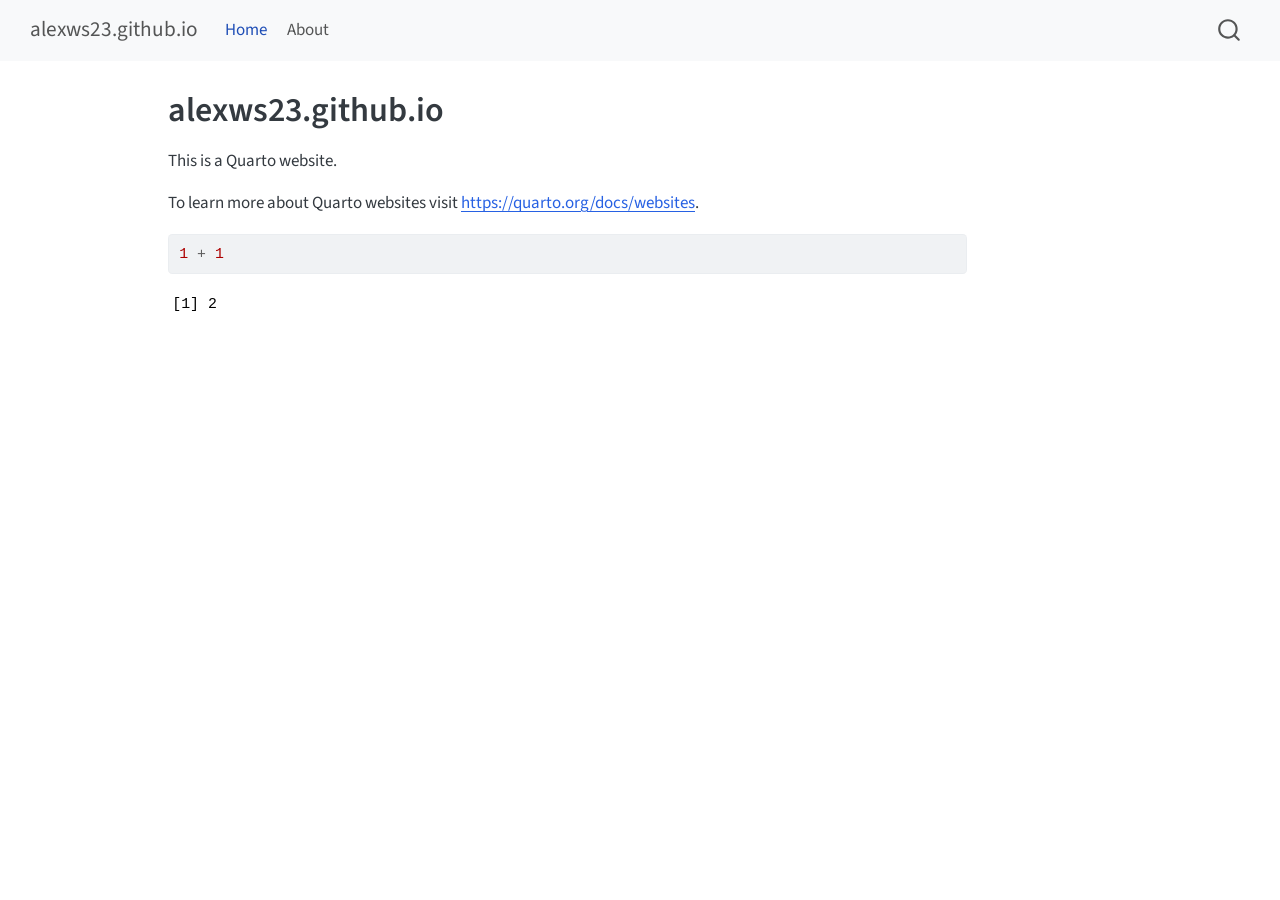
<file: _site/index.html>
<!DOCTYPE html>
<html xmlns="http://www.w3.org/1999/xhtml" lang="en" xml:lang="en"><head>

<meta charset="utf-8">
<meta name="generator" content="quarto-1.5.57">

<meta name="viewport" content="width=device-width, initial-scale=1.0, user-scalable=yes">


<title>alexws23.github.io</title>
<style>
code{white-space: pre-wrap;}
span.smallcaps{font-variant: small-caps;}
div.columns{display: flex; gap: min(4vw, 1.5em);}
div.column{flex: auto; overflow-x: auto;}
div.hanging-indent{margin-left: 1.5em; text-indent: -1.5em;}
ul.task-list{list-style: none;}
ul.task-list li input[type="checkbox"] {
  width: 0.8em;
  margin: 0 0.8em 0.2em -1em; /* quarto-specific, see https://github.com/quarto-dev/quarto-cli/issues/4556 */ 
  vertical-align: middle;
}
/* CSS for syntax highlighting */
pre > code.sourceCode { white-space: pre; position: relative; }
pre > code.sourceCode > span { line-height: 1.25; }
pre > code.sourceCode > span:empty { height: 1.2em; }
.sourceCode { overflow: visible; }
code.sourceCode > span { color: inherit; text-decoration: inherit; }
div.sourceCode { margin: 1em 0; }
pre.sourceCode { margin: 0; }
@media screen {
div.sourceCode { overflow: auto; }
}
@media print {
pre > code.sourceCode { white-space: pre-wrap; }
pre > code.sourceCode > span { display: inline-block; text-indent: -5em; padding-left: 5em; }
}
pre.numberSource code
  { counter-reset: source-line 0; }
pre.numberSource code > span
  { position: relative; left: -4em; counter-increment: source-line; }
pre.numberSource code > span > a:first-child::before
  { content: counter(source-line);
    position: relative; left: -1em; text-align: right; vertical-align: baseline;
    border: none; display: inline-block;
    -webkit-touch-callout: none; -webkit-user-select: none;
    -khtml-user-select: none; -moz-user-select: none;
    -ms-user-select: none; user-select: none;
    padding: 0 4px; width: 4em;
  }
pre.numberSource { margin-left: 3em;  padding-left: 4px; }
div.sourceCode
  {   }
@media screen {
pre > code.sourceCode > span > a:first-child::before { text-decoration: underline; }
}
</style>


<script src="site_libs/quarto-nav/quarto-nav.js"></script>
<script src="site_libs/quarto-nav/headroom.min.js"></script>
<script src="site_libs/clipboard/clipboard.min.js"></script>
<script src="site_libs/quarto-search/autocomplete.umd.js"></script>
<script src="site_libs/quarto-search/fuse.min.js"></script>
<script src="site_libs/quarto-search/quarto-search.js"></script>
<meta name="quarto:offset" content="./">
<script src="site_libs/quarto-html/quarto.js"></script>
<script src="site_libs/quarto-html/popper.min.js"></script>
<script src="site_libs/quarto-html/tippy.umd.min.js"></script>
<script src="site_libs/quarto-html/anchor.min.js"></script>
<link href="site_libs/quarto-html/tippy.css" rel="stylesheet">
<link href="site_libs/quarto-html/quarto-syntax-highlighting.css" rel="stylesheet" id="quarto-text-highlighting-styles">
<script src="site_libs/bootstrap/bootstrap.min.js"></script>
<link href="site_libs/bootstrap/bootstrap-icons.css" rel="stylesheet">
<link href="site_libs/bootstrap/bootstrap.min.css" rel="stylesheet" id="quarto-bootstrap" data-mode="light">
<script id="quarto-search-options" type="application/json">{
  "location": "navbar",
  "copy-button": false,
  "collapse-after": 3,
  "panel-placement": "end",
  "type": "overlay",
  "limit": 50,
  "keyboard-shortcut": [
    "f",
    "/",
    "s"
  ],
  "show-item-context": false,
  "language": {
    "search-no-results-text": "No results",
    "search-matching-documents-text": "matching documents",
    "search-copy-link-title": "Copy link to search",
    "search-hide-matches-text": "Hide additional matches",
    "search-more-match-text": "more match in this document",
    "search-more-matches-text": "more matches in this document",
    "search-clear-button-title": "Clear",
    "search-text-placeholder": "",
    "search-detached-cancel-button-title": "Cancel",
    "search-submit-button-title": "Submit",
    "search-label": "Search"
  }
}</script>


<link rel="stylesheet" href="styles.css">
</head>

<body class="nav-fixed">

<div id="quarto-search-results"></div>
  <header id="quarto-header" class="headroom fixed-top">
    <nav class="navbar navbar-expand-lg " data-bs-theme="dark">
      <div class="navbar-container container-fluid">
      <div class="navbar-brand-container mx-auto">
    <a class="navbar-brand" href="./index.html">
    <span class="navbar-title">alexws23.github.io</span>
    </a>
  </div>
            <div id="quarto-search" class="" title="Search"></div>
          <button class="navbar-toggler" type="button" data-bs-toggle="collapse" data-bs-target="#navbarCollapse" aria-controls="navbarCollapse" role="menu" aria-expanded="false" aria-label="Toggle navigation" onclick="if (window.quartoToggleHeadroom) { window.quartoToggleHeadroom(); }">
  <span class="navbar-toggler-icon"></span>
</button>
          <div class="collapse navbar-collapse" id="navbarCollapse">
            <ul class="navbar-nav navbar-nav-scroll me-auto">
  <li class="nav-item">
    <a class="nav-link active" href="./index.html" aria-current="page"> 
<span class="menu-text">Home</span></a>
  </li>  
  <li class="nav-item">
    <a class="nav-link" href="./about.html"> 
<span class="menu-text">About</span></a>
  </li>  
</ul>
          </div> <!-- /navcollapse -->
            <div class="quarto-navbar-tools">
</div>
      </div> <!-- /container-fluid -->
    </nav>
</header>
<!-- content -->
<div id="quarto-content" class="quarto-container page-columns page-rows-contents page-layout-article page-navbar">
<!-- sidebar -->
<!-- margin-sidebar -->
    <div id="quarto-margin-sidebar" class="sidebar margin-sidebar zindex-bottom">
        
    </div>
<!-- main -->
<main class="content" id="quarto-document-content">

<header id="title-block-header" class="quarto-title-block default">
<div class="quarto-title">
<h1 class="title">alexws23.github.io</h1>
</div>



<div class="quarto-title-meta">

    
  
    
  </div>
  


</header>


<p>This is a Quarto website.</p>
<p>To learn more about Quarto websites visit <a href="https://quarto.org/docs/websites" class="uri">https://quarto.org/docs/websites</a>.</p>
<div class="cell">
<div class="sourceCode cell-code" id="cb1"><pre class="sourceCode r code-with-copy"><code class="sourceCode r"><span id="cb1-1"><a href="#cb1-1" aria-hidden="true" tabindex="-1"></a><span class="dv">1</span> <span class="sc">+</span> <span class="dv">1</span></span></code><button title="Copy to Clipboard" class="code-copy-button"><i class="bi"></i></button></pre></div>
<div class="cell-output cell-output-stdout">
<pre><code>[1] 2</code></pre>
</div>
</div>



</main> <!-- /main -->
<script id="quarto-html-after-body" type="application/javascript">
window.document.addEventListener("DOMContentLoaded", function (event) {
  const toggleBodyColorMode = (bsSheetEl) => {
    const mode = bsSheetEl.getAttribute("data-mode");
    const bodyEl = window.document.querySelector("body");
    if (mode === "dark") {
      bodyEl.classList.add("quarto-dark");
      bodyEl.classList.remove("quarto-light");
    } else {
      bodyEl.classList.add("quarto-light");
      bodyEl.classList.remove("quarto-dark");
    }
  }
  const toggleBodyColorPrimary = () => {
    const bsSheetEl = window.document.querySelector("link#quarto-bootstrap");
    if (bsSheetEl) {
      toggleBodyColorMode(bsSheetEl);
    }
  }
  toggleBodyColorPrimary();  
  const icon = "";
  const anchorJS = new window.AnchorJS();
  anchorJS.options = {
    placement: 'right',
    icon: icon
  };
  anchorJS.add('.anchored');
  const isCodeAnnotation = (el) => {
    for (const clz of el.classList) {
      if (clz.startsWith('code-annotation-')) {                     
        return true;
      }
    }
    return false;
  }
  const onCopySuccess = function(e) {
    // button target
    const button = e.trigger;
    // don't keep focus
    button.blur();
    // flash "checked"
    button.classList.add('code-copy-button-checked');
    var currentTitle = button.getAttribute("title");
    button.setAttribute("title", "Copied!");
    let tooltip;
    if (window.bootstrap) {
      button.setAttribute("data-bs-toggle", "tooltip");
      button.setAttribute("data-bs-placement", "left");
      button.setAttribute("data-bs-title", "Copied!");
      tooltip = new bootstrap.Tooltip(button, 
        { trigger: "manual", 
          customClass: "code-copy-button-tooltip",
          offset: [0, -8]});
      tooltip.show();    
    }
    setTimeout(function() {
      if (tooltip) {
        tooltip.hide();
        button.removeAttribute("data-bs-title");
        button.removeAttribute("data-bs-toggle");
        button.removeAttribute("data-bs-placement");
      }
      button.setAttribute("title", currentTitle);
      button.classList.remove('code-copy-button-checked');
    }, 1000);
    // clear code selection
    e.clearSelection();
  }
  const getTextToCopy = function(trigger) {
      const codeEl = trigger.previousElementSibling.cloneNode(true);
      for (const childEl of codeEl.children) {
        if (isCodeAnnotation(childEl)) {
          childEl.remove();
        }
      }
      return codeEl.innerText;
  }
  const clipboard = new window.ClipboardJS('.code-copy-button:not([data-in-quarto-modal])', {
    text: getTextToCopy
  });
  clipboard.on('success', onCopySuccess);
  if (window.document.getElementById('quarto-embedded-source-code-modal')) {
    // For code content inside modals, clipBoardJS needs to be initialized with a container option
    // TODO: Check when it could be a function (https://github.com/zenorocha/clipboard.js/issues/860)
    const clipboardModal = new window.ClipboardJS('.code-copy-button[data-in-quarto-modal]', {
      text: getTextToCopy,
      container: window.document.getElementById('quarto-embedded-source-code-modal')
    });
    clipboardModal.on('success', onCopySuccess);
  }
    var localhostRegex = new RegExp(/^(?:http|https):\/\/localhost\:?[0-9]*\//);
    var mailtoRegex = new RegExp(/^mailto:/);
      var filterRegex = new RegExp('/' + window.location.host + '/');
    var isInternal = (href) => {
        return filterRegex.test(href) || localhostRegex.test(href) || mailtoRegex.test(href);
    }
    // Inspect non-navigation links and adorn them if external
 	var links = window.document.querySelectorAll('a[href]:not(.nav-link):not(.navbar-brand):not(.toc-action):not(.sidebar-link):not(.sidebar-item-toggle):not(.pagination-link):not(.no-external):not([aria-hidden]):not(.dropdown-item):not(.quarto-navigation-tool):not(.about-link)');
    for (var i=0; i<links.length; i++) {
      const link = links[i];
      if (!isInternal(link.href)) {
        // undo the damage that might have been done by quarto-nav.js in the case of
        // links that we want to consider external
        if (link.dataset.originalHref !== undefined) {
          link.href = link.dataset.originalHref;
        }
      }
    }
  function tippyHover(el, contentFn, onTriggerFn, onUntriggerFn) {
    const config = {
      allowHTML: true,
      maxWidth: 500,
      delay: 100,
      arrow: false,
      appendTo: function(el) {
          return el.parentElement;
      },
      interactive: true,
      interactiveBorder: 10,
      theme: 'quarto',
      placement: 'bottom-start',
    };
    if (contentFn) {
      config.content = contentFn;
    }
    if (onTriggerFn) {
      config.onTrigger = onTriggerFn;
    }
    if (onUntriggerFn) {
      config.onUntrigger = onUntriggerFn;
    }
    window.tippy(el, config); 
  }
  const noterefs = window.document.querySelectorAll('a[role="doc-noteref"]');
  for (var i=0; i<noterefs.length; i++) {
    const ref = noterefs[i];
    tippyHover(ref, function() {
      // use id or data attribute instead here
      let href = ref.getAttribute('data-footnote-href') || ref.getAttribute('href');
      try { href = new URL(href).hash; } catch {}
      const id = href.replace(/^#\/?/, "");
      const note = window.document.getElementById(id);
      if (note) {
        return note.innerHTML;
      } else {
        return "";
      }
    });
  }
  const xrefs = window.document.querySelectorAll('a.quarto-xref');
  const processXRef = (id, note) => {
    // Strip column container classes
    const stripColumnClz = (el) => {
      el.classList.remove("page-full", "page-columns");
      if (el.children) {
        for (const child of el.children) {
          stripColumnClz(child);
        }
      }
    }
    stripColumnClz(note)
    if (id === null || id.startsWith('sec-')) {
      // Special case sections, only their first couple elements
      const container = document.createElement("div");
      if (note.children && note.children.length > 2) {
        container.appendChild(note.children[0].cloneNode(true));
        for (let i = 1; i < note.children.length; i++) {
          const child = note.children[i];
          if (child.tagName === "P" && child.innerText === "") {
            continue;
          } else {
            container.appendChild(child.cloneNode(true));
            break;
          }
        }
        if (window.Quarto?.typesetMath) {
          window.Quarto.typesetMath(container);
        }
        return container.innerHTML
      } else {
        if (window.Quarto?.typesetMath) {
          window.Quarto.typesetMath(note);
        }
        return note.innerHTML;
      }
    } else {
      // Remove any anchor links if they are present
      const anchorLink = note.querySelector('a.anchorjs-link');
      if (anchorLink) {
        anchorLink.remove();
      }
      if (window.Quarto?.typesetMath) {
        window.Quarto.typesetMath(note);
      }
      // TODO in 1.5, we should make sure this works without a callout special case
      if (note.classList.contains("callout")) {
        return note.outerHTML;
      } else {
        return note.innerHTML;
      }
    }
  }
  for (var i=0; i<xrefs.length; i++) {
    const xref = xrefs[i];
    tippyHover(xref, undefined, function(instance) {
      instance.disable();
      let url = xref.getAttribute('href');
      let hash = undefined; 
      if (url.startsWith('#')) {
        hash = url;
      } else {
        try { hash = new URL(url).hash; } catch {}
      }
      if (hash) {
        const id = hash.replace(/^#\/?/, "");
        const note = window.document.getElementById(id);
        if (note !== null) {
          try {
            const html = processXRef(id, note.cloneNode(true));
            instance.setContent(html);
          } finally {
            instance.enable();
            instance.show();
          }
        } else {
          // See if we can fetch this
          fetch(url.split('#')[0])
          .then(res => res.text())
          .then(html => {
            const parser = new DOMParser();
            const htmlDoc = parser.parseFromString(html, "text/html");
            const note = htmlDoc.getElementById(id);
            if (note !== null) {
              const html = processXRef(id, note);
              instance.setContent(html);
            } 
          }).finally(() => {
            instance.enable();
            instance.show();
          });
        }
      } else {
        // See if we can fetch a full url (with no hash to target)
        // This is a special case and we should probably do some content thinning / targeting
        fetch(url)
        .then(res => res.text())
        .then(html => {
          const parser = new DOMParser();
          const htmlDoc = parser.parseFromString(html, "text/html");
          const note = htmlDoc.querySelector('main.content');
          if (note !== null) {
            // This should only happen for chapter cross references
            // (since there is no id in the URL)
            // remove the first header
            if (note.children.length > 0 && note.children[0].tagName === "HEADER") {
              note.children[0].remove();
            }
            const html = processXRef(null, note);
            instance.setContent(html);
          } 
        }).finally(() => {
          instance.enable();
          instance.show();
        });
      }
    }, function(instance) {
    });
  }
      let selectedAnnoteEl;
      const selectorForAnnotation = ( cell, annotation) => {
        let cellAttr = 'data-code-cell="' + cell + '"';
        let lineAttr = 'data-code-annotation="' +  annotation + '"';
        const selector = 'span[' + cellAttr + '][' + lineAttr + ']';
        return selector;
      }
      const selectCodeLines = (annoteEl) => {
        const doc = window.document;
        const targetCell = annoteEl.getAttribute("data-target-cell");
        const targetAnnotation = annoteEl.getAttribute("data-target-annotation");
        const annoteSpan = window.document.querySelector(selectorForAnnotation(targetCell, targetAnnotation));
        const lines = annoteSpan.getAttribute("data-code-lines").split(",");
        const lineIds = lines.map((line) => {
          return targetCell + "-" + line;
        })
        let top = null;
        let height = null;
        let parent = null;
        if (lineIds.length > 0) {
            //compute the position of the single el (top and bottom and make a div)
            const el = window.document.getElementById(lineIds[0]);
            top = el.offsetTop;
            height = el.offsetHeight;
            parent = el.parentElement.parentElement;
          if (lineIds.length > 1) {
            const lastEl = window.document.getElementById(lineIds[lineIds.length - 1]);
            const bottom = lastEl.offsetTop + lastEl.offsetHeight;
            height = bottom - top;
          }
          if (top !== null && height !== null && parent !== null) {
            // cook up a div (if necessary) and position it 
            let div = window.document.getElementById("code-annotation-line-highlight");
            if (div === null) {
              div = window.document.createElement("div");
              div.setAttribute("id", "code-annotation-line-highlight");
              div.style.position = 'absolute';
              parent.appendChild(div);
            }
            div.style.top = top - 2 + "px";
            div.style.height = height + 4 + "px";
            div.style.left = 0;
            let gutterDiv = window.document.getElementById("code-annotation-line-highlight-gutter");
            if (gutterDiv === null) {
              gutterDiv = window.document.createElement("div");
              gutterDiv.setAttribute("id", "code-annotation-line-highlight-gutter");
              gutterDiv.style.position = 'absolute';
              const codeCell = window.document.getElementById(targetCell);
              const gutter = codeCell.querySelector('.code-annotation-gutter');
              gutter.appendChild(gutterDiv);
            }
            gutterDiv.style.top = top - 2 + "px";
            gutterDiv.style.height = height + 4 + "px";
          }
          selectedAnnoteEl = annoteEl;
        }
      };
      const unselectCodeLines = () => {
        const elementsIds = ["code-annotation-line-highlight", "code-annotation-line-highlight-gutter"];
        elementsIds.forEach((elId) => {
          const div = window.document.getElementById(elId);
          if (div) {
            div.remove();
          }
        });
        selectedAnnoteEl = undefined;
      };
        // Handle positioning of the toggle
    window.addEventListener(
      "resize",
      throttle(() => {
        elRect = undefined;
        if (selectedAnnoteEl) {
          selectCodeLines(selectedAnnoteEl);
        }
      }, 10)
    );
    function throttle(fn, ms) {
    let throttle = false;
    let timer;
      return (...args) => {
        if(!throttle) { // first call gets through
            fn.apply(this, args);
            throttle = true;
        } else { // all the others get throttled
            if(timer) clearTimeout(timer); // cancel #2
            timer = setTimeout(() => {
              fn.apply(this, args);
              timer = throttle = false;
            }, ms);
        }
      };
    }
      // Attach click handler to the DT
      const annoteDls = window.document.querySelectorAll('dt[data-target-cell]');
      for (const annoteDlNode of annoteDls) {
        annoteDlNode.addEventListener('click', (event) => {
          const clickedEl = event.target;
          if (clickedEl !== selectedAnnoteEl) {
            unselectCodeLines();
            const activeEl = window.document.querySelector('dt[data-target-cell].code-annotation-active');
            if (activeEl) {
              activeEl.classList.remove('code-annotation-active');
            }
            selectCodeLines(clickedEl);
            clickedEl.classList.add('code-annotation-active');
          } else {
            // Unselect the line
            unselectCodeLines();
            clickedEl.classList.remove('code-annotation-active');
          }
        });
      }
  const findCites = (el) => {
    const parentEl = el.parentElement;
    if (parentEl) {
      const cites = parentEl.dataset.cites;
      if (cites) {
        return {
          el,
          cites: cites.split(' ')
        };
      } else {
        return findCites(el.parentElement)
      }
    } else {
      return undefined;
    }
  };
  var bibliorefs = window.document.querySelectorAll('a[role="doc-biblioref"]');
  for (var i=0; i<bibliorefs.length; i++) {
    const ref = bibliorefs[i];
    const citeInfo = findCites(ref);
    if (citeInfo) {
      tippyHover(citeInfo.el, function() {
        var popup = window.document.createElement('div');
        citeInfo.cites.forEach(function(cite) {
          var citeDiv = window.document.createElement('div');
          citeDiv.classList.add('hanging-indent');
          citeDiv.classList.add('csl-entry');
          var biblioDiv = window.document.getElementById('ref-' + cite);
          if (biblioDiv) {
            citeDiv.innerHTML = biblioDiv.innerHTML;
          }
          popup.appendChild(citeDiv);
        });
        return popup.innerHTML;
      });
    }
  }
});
</script>
</div> <!-- /content -->




</body></html>
</file>
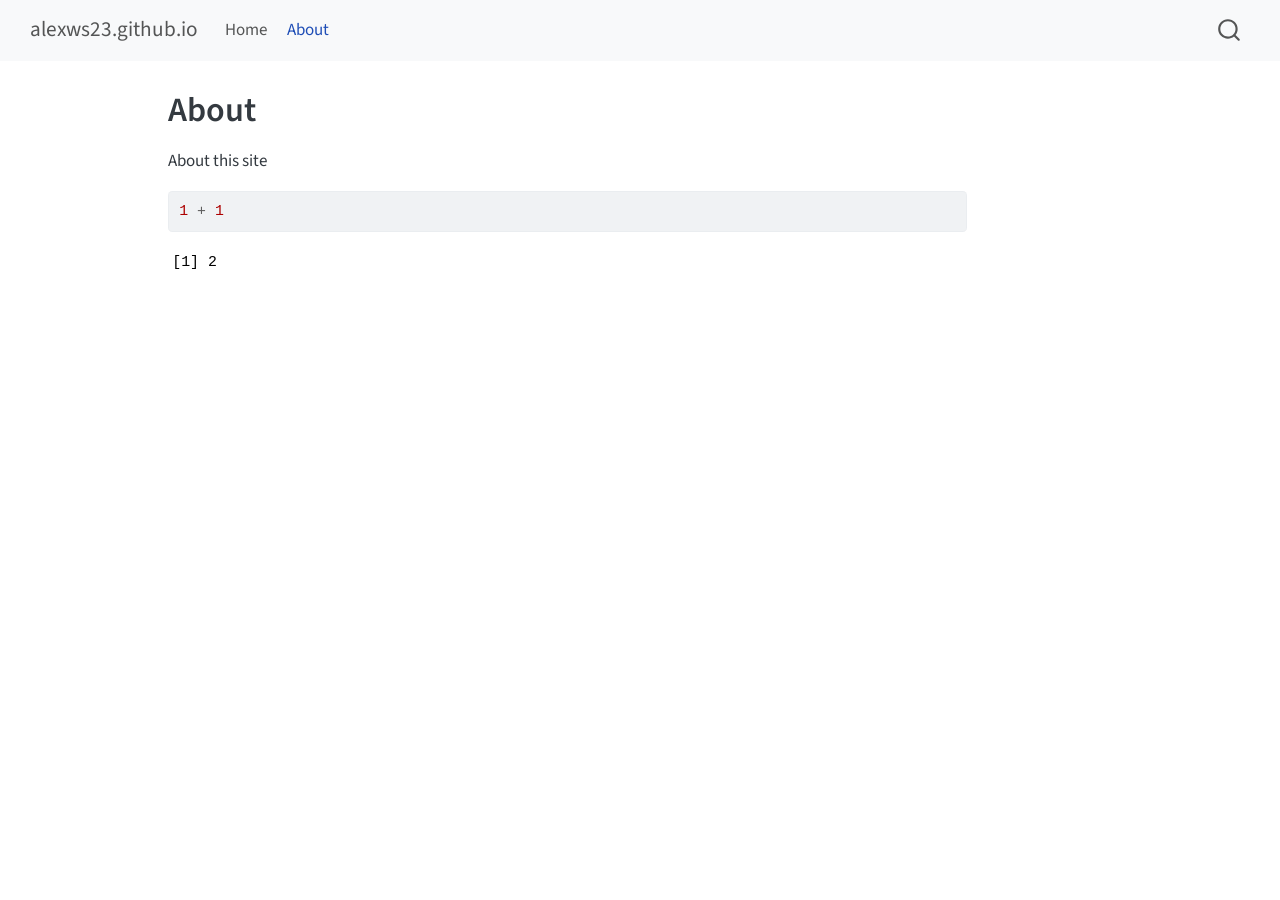
<file: _site/about.html>
<!DOCTYPE html>
<html xmlns="http://www.w3.org/1999/xhtml" lang="en" xml:lang="en"><head>

<meta charset="utf-8">
<meta name="generator" content="quarto-1.5.57">

<meta name="viewport" content="width=device-width, initial-scale=1.0, user-scalable=yes">


<title>About – alexws23.github.io</title>
<style>
code{white-space: pre-wrap;}
span.smallcaps{font-variant: small-caps;}
div.columns{display: flex; gap: min(4vw, 1.5em);}
div.column{flex: auto; overflow-x: auto;}
div.hanging-indent{margin-left: 1.5em; text-indent: -1.5em;}
ul.task-list{list-style: none;}
ul.task-list li input[type="checkbox"] {
  width: 0.8em;
  margin: 0 0.8em 0.2em -1em; /* quarto-specific, see https://github.com/quarto-dev/quarto-cli/issues/4556 */ 
  vertical-align: middle;
}
/* CSS for syntax highlighting */
pre > code.sourceCode { white-space: pre; position: relative; }
pre > code.sourceCode > span { line-height: 1.25; }
pre > code.sourceCode > span:empty { height: 1.2em; }
.sourceCode { overflow: visible; }
code.sourceCode > span { color: inherit; text-decoration: inherit; }
div.sourceCode { margin: 1em 0; }
pre.sourceCode { margin: 0; }
@media screen {
div.sourceCode { overflow: auto; }
}
@media print {
pre > code.sourceCode { white-space: pre-wrap; }
pre > code.sourceCode > span { display: inline-block; text-indent: -5em; padding-left: 5em; }
}
pre.numberSource code
  { counter-reset: source-line 0; }
pre.numberSource code > span
  { position: relative; left: -4em; counter-increment: source-line; }
pre.numberSource code > span > a:first-child::before
  { content: counter(source-line);
    position: relative; left: -1em; text-align: right; vertical-align: baseline;
    border: none; display: inline-block;
    -webkit-touch-callout: none; -webkit-user-select: none;
    -khtml-user-select: none; -moz-user-select: none;
    -ms-user-select: none; user-select: none;
    padding: 0 4px; width: 4em;
  }
pre.numberSource { margin-left: 3em;  padding-left: 4px; }
div.sourceCode
  {   }
@media screen {
pre > code.sourceCode > span > a:first-child::before { text-decoration: underline; }
}
</style>


<script src="site_libs/quarto-nav/quarto-nav.js"></script>
<script src="site_libs/quarto-nav/headroom.min.js"></script>
<script src="site_libs/clipboard/clipboard.min.js"></script>
<script src="site_libs/quarto-search/autocomplete.umd.js"></script>
<script src="site_libs/quarto-search/fuse.min.js"></script>
<script src="site_libs/quarto-search/quarto-search.js"></script>
<meta name="quarto:offset" content="./">
<script src="site_libs/quarto-html/quarto.js"></script>
<script src="site_libs/quarto-html/popper.min.js"></script>
<script src="site_libs/quarto-html/tippy.umd.min.js"></script>
<script src="site_libs/quarto-html/anchor.min.js"></script>
<link href="site_libs/quarto-html/tippy.css" rel="stylesheet">
<link href="site_libs/quarto-html/quarto-syntax-highlighting.css" rel="stylesheet" id="quarto-text-highlighting-styles">
<script src="site_libs/bootstrap/bootstrap.min.js"></script>
<link href="site_libs/bootstrap/bootstrap-icons.css" rel="stylesheet">
<link href="site_libs/bootstrap/bootstrap.min.css" rel="stylesheet" id="quarto-bootstrap" data-mode="light">
<script id="quarto-search-options" type="application/json">{
  "location": "navbar",
  "copy-button": false,
  "collapse-after": 3,
  "panel-placement": "end",
  "type": "overlay",
  "limit": 50,
  "keyboard-shortcut": [
    "f",
    "/",
    "s"
  ],
  "show-item-context": false,
  "language": {
    "search-no-results-text": "No results",
    "search-matching-documents-text": "matching documents",
    "search-copy-link-title": "Copy link to search",
    "search-hide-matches-text": "Hide additional matches",
    "search-more-match-text": "more match in this document",
    "search-more-matches-text": "more matches in this document",
    "search-clear-button-title": "Clear",
    "search-text-placeholder": "",
    "search-detached-cancel-button-title": "Cancel",
    "search-submit-button-title": "Submit",
    "search-label": "Search"
  }
}</script>


<link rel="stylesheet" href="styles.css">
</head>

<body class="nav-fixed">

<div id="quarto-search-results"></div>
  <header id="quarto-header" class="headroom fixed-top">
    <nav class="navbar navbar-expand-lg " data-bs-theme="dark">
      <div class="navbar-container container-fluid">
      <div class="navbar-brand-container mx-auto">
    <a class="navbar-brand" href="./index.html">
    <span class="navbar-title">alexws23.github.io</span>
    </a>
  </div>
            <div id="quarto-search" class="" title="Search"></div>
          <button class="navbar-toggler" type="button" data-bs-toggle="collapse" data-bs-target="#navbarCollapse" aria-controls="navbarCollapse" role="menu" aria-expanded="false" aria-label="Toggle navigation" onclick="if (window.quartoToggleHeadroom) { window.quartoToggleHeadroom(); }">
  <span class="navbar-toggler-icon"></span>
</button>
          <div class="collapse navbar-collapse" id="navbarCollapse">
            <ul class="navbar-nav navbar-nav-scroll me-auto">
  <li class="nav-item">
    <a class="nav-link" href="./index.html"> 
<span class="menu-text">Home</span></a>
  </li>  
  <li class="nav-item">
    <a class="nav-link active" href="./about.html" aria-current="page"> 
<span class="menu-text">About</span></a>
  </li>  
</ul>
          </div> <!-- /navcollapse -->
            <div class="quarto-navbar-tools">
</div>
      </div> <!-- /container-fluid -->
    </nav>
</header>
<!-- content -->
<div id="quarto-content" class="quarto-container page-columns page-rows-contents page-layout-article page-navbar">
<!-- sidebar -->
<!-- margin-sidebar -->
    <div id="quarto-margin-sidebar" class="sidebar margin-sidebar zindex-bottom">
        
    </div>
<!-- main -->
<main class="content" id="quarto-document-content">

<header id="title-block-header" class="quarto-title-block default">
<div class="quarto-title">
<h1 class="title">About</h1>
</div>



<div class="quarto-title-meta">

    
  
    
  </div>
  


</header>


<p>About this site</p>
<div class="cell">
<div class="sourceCode cell-code" id="cb1"><pre class="sourceCode r code-with-copy"><code class="sourceCode r"><span id="cb1-1"><a href="#cb1-1" aria-hidden="true" tabindex="-1"></a><span class="dv">1</span> <span class="sc">+</span> <span class="dv">1</span></span></code><button title="Copy to Clipboard" class="code-copy-button"><i class="bi"></i></button></pre></div>
<div class="cell-output cell-output-stdout">
<pre><code>[1] 2</code></pre>
</div>
</div>



</main> <!-- /main -->
<script id="quarto-html-after-body" type="application/javascript">
window.document.addEventListener("DOMContentLoaded", function (event) {
  const toggleBodyColorMode = (bsSheetEl) => {
    const mode = bsSheetEl.getAttribute("data-mode");
    const bodyEl = window.document.querySelector("body");
    if (mode === "dark") {
      bodyEl.classList.add("quarto-dark");
      bodyEl.classList.remove("quarto-light");
    } else {
      bodyEl.classList.add("quarto-light");
      bodyEl.classList.remove("quarto-dark");
    }
  }
  const toggleBodyColorPrimary = () => {
    const bsSheetEl = window.document.querySelector("link#quarto-bootstrap");
    if (bsSheetEl) {
      toggleBodyColorMode(bsSheetEl);
    }
  }
  toggleBodyColorPrimary();  
  const icon = "";
  const anchorJS = new window.AnchorJS();
  anchorJS.options = {
    placement: 'right',
    icon: icon
  };
  anchorJS.add('.anchored');
  const isCodeAnnotation = (el) => {
    for (const clz of el.classList) {
      if (clz.startsWith('code-annotation-')) {                     
        return true;
      }
    }
    return false;
  }
  const onCopySuccess = function(e) {
    // button target
    const button = e.trigger;
    // don't keep focus
    button.blur();
    // flash "checked"
    button.classList.add('code-copy-button-checked');
    var currentTitle = button.getAttribute("title");
    button.setAttribute("title", "Copied!");
    let tooltip;
    if (window.bootstrap) {
      button.setAttribute("data-bs-toggle", "tooltip");
      button.setAttribute("data-bs-placement", "left");
      button.setAttribute("data-bs-title", "Copied!");
      tooltip = new bootstrap.Tooltip(button, 
        { trigger: "manual", 
          customClass: "code-copy-button-tooltip",
          offset: [0, -8]});
      tooltip.show();    
    }
    setTimeout(function() {
      if (tooltip) {
        tooltip.hide();
        button.removeAttribute("data-bs-title");
        button.removeAttribute("data-bs-toggle");
        button.removeAttribute("data-bs-placement");
      }
      button.setAttribute("title", currentTitle);
      button.classList.remove('code-copy-button-checked');
    }, 1000);
    // clear code selection
    e.clearSelection();
  }
  const getTextToCopy = function(trigger) {
      const codeEl = trigger.previousElementSibling.cloneNode(true);
      for (const childEl of codeEl.children) {
        if (isCodeAnnotation(childEl)) {
          childEl.remove();
        }
      }
      return codeEl.innerText;
  }
  const clipboard = new window.ClipboardJS('.code-copy-button:not([data-in-quarto-modal])', {
    text: getTextToCopy
  });
  clipboard.on('success', onCopySuccess);
  if (window.document.getElementById('quarto-embedded-source-code-modal')) {
    // For code content inside modals, clipBoardJS needs to be initialized with a container option
    // TODO: Check when it could be a function (https://github.com/zenorocha/clipboard.js/issues/860)
    const clipboardModal = new window.ClipboardJS('.code-copy-button[data-in-quarto-modal]', {
      text: getTextToCopy,
      container: window.document.getElementById('quarto-embedded-source-code-modal')
    });
    clipboardModal.on('success', onCopySuccess);
  }
    var localhostRegex = new RegExp(/^(?:http|https):\/\/localhost\:?[0-9]*\//);
    var mailtoRegex = new RegExp(/^mailto:/);
      var filterRegex = new RegExp('/' + window.location.host + '/');
    var isInternal = (href) => {
        return filterRegex.test(href) || localhostRegex.test(href) || mailtoRegex.test(href);
    }
    // Inspect non-navigation links and adorn them if external
 	var links = window.document.querySelectorAll('a[href]:not(.nav-link):not(.navbar-brand):not(.toc-action):not(.sidebar-link):not(.sidebar-item-toggle):not(.pagination-link):not(.no-external):not([aria-hidden]):not(.dropdown-item):not(.quarto-navigation-tool):not(.about-link)');
    for (var i=0; i<links.length; i++) {
      const link = links[i];
      if (!isInternal(link.href)) {
        // undo the damage that might have been done by quarto-nav.js in the case of
        // links that we want to consider external
        if (link.dataset.originalHref !== undefined) {
          link.href = link.dataset.originalHref;
        }
      }
    }
  function tippyHover(el, contentFn, onTriggerFn, onUntriggerFn) {
    const config = {
      allowHTML: true,
      maxWidth: 500,
      delay: 100,
      arrow: false,
      appendTo: function(el) {
          return el.parentElement;
      },
      interactive: true,
      interactiveBorder: 10,
      theme: 'quarto',
      placement: 'bottom-start',
    };
    if (contentFn) {
      config.content = contentFn;
    }
    if (onTriggerFn) {
      config.onTrigger = onTriggerFn;
    }
    if (onUntriggerFn) {
      config.onUntrigger = onUntriggerFn;
    }
    window.tippy(el, config); 
  }
  const noterefs = window.document.querySelectorAll('a[role="doc-noteref"]');
  for (var i=0; i<noterefs.length; i++) {
    const ref = noterefs[i];
    tippyHover(ref, function() {
      // use id or data attribute instead here
      let href = ref.getAttribute('data-footnote-href') || ref.getAttribute('href');
      try { href = new URL(href).hash; } catch {}
      const id = href.replace(/^#\/?/, "");
      const note = window.document.getElementById(id);
      if (note) {
        return note.innerHTML;
      } else {
        return "";
      }
    });
  }
  const xrefs = window.document.querySelectorAll('a.quarto-xref');
  const processXRef = (id, note) => {
    // Strip column container classes
    const stripColumnClz = (el) => {
      el.classList.remove("page-full", "page-columns");
      if (el.children) {
        for (const child of el.children) {
          stripColumnClz(child);
        }
      }
    }
    stripColumnClz(note)
    if (id === null || id.startsWith('sec-')) {
      // Special case sections, only their first couple elements
      const container = document.createElement("div");
      if (note.children && note.children.length > 2) {
        container.appendChild(note.children[0].cloneNode(true));
        for (let i = 1; i < note.children.length; i++) {
          const child = note.children[i];
          if (child.tagName === "P" && child.innerText === "") {
            continue;
          } else {
            container.appendChild(child.cloneNode(true));
            break;
          }
        }
        if (window.Quarto?.typesetMath) {
          window.Quarto.typesetMath(container);
        }
        return container.innerHTML
      } else {
        if (window.Quarto?.typesetMath) {
          window.Quarto.typesetMath(note);
        }
        return note.innerHTML;
      }
    } else {
      // Remove any anchor links if they are present
      const anchorLink = note.querySelector('a.anchorjs-link');
      if (anchorLink) {
        anchorLink.remove();
      }
      if (window.Quarto?.typesetMath) {
        window.Quarto.typesetMath(note);
      }
      // TODO in 1.5, we should make sure this works without a callout special case
      if (note.classList.contains("callout")) {
        return note.outerHTML;
      } else {
        return note.innerHTML;
      }
    }
  }
  for (var i=0; i<xrefs.length; i++) {
    const xref = xrefs[i];
    tippyHover(xref, undefined, function(instance) {
      instance.disable();
      let url = xref.getAttribute('href');
      let hash = undefined; 
      if (url.startsWith('#')) {
        hash = url;
      } else {
        try { hash = new URL(url).hash; } catch {}
      }
      if (hash) {
        const id = hash.replace(/^#\/?/, "");
        const note = window.document.getElementById(id);
        if (note !== null) {
          try {
            const html = processXRef(id, note.cloneNode(true));
            instance.setContent(html);
          } finally {
            instance.enable();
            instance.show();
          }
        } else {
          // See if we can fetch this
          fetch(url.split('#')[0])
          .then(res => res.text())
          .then(html => {
            const parser = new DOMParser();
            const htmlDoc = parser.parseFromString(html, "text/html");
            const note = htmlDoc.getElementById(id);
            if (note !== null) {
              const html = processXRef(id, note);
              instance.setContent(html);
            } 
          }).finally(() => {
            instance.enable();
            instance.show();
          });
        }
      } else {
        // See if we can fetch a full url (with no hash to target)
        // This is a special case and we should probably do some content thinning / targeting
        fetch(url)
        .then(res => res.text())
        .then(html => {
          const parser = new DOMParser();
          const htmlDoc = parser.parseFromString(html, "text/html");
          const note = htmlDoc.querySelector('main.content');
          if (note !== null) {
            // This should only happen for chapter cross references
            // (since there is no id in the URL)
            // remove the first header
            if (note.children.length > 0 && note.children[0].tagName === "HEADER") {
              note.children[0].remove();
            }
            const html = processXRef(null, note);
            instance.setContent(html);
          } 
        }).finally(() => {
          instance.enable();
          instance.show();
        });
      }
    }, function(instance) {
    });
  }
      let selectedAnnoteEl;
      const selectorForAnnotation = ( cell, annotation) => {
        let cellAttr = 'data-code-cell="' + cell + '"';
        let lineAttr = 'data-code-annotation="' +  annotation + '"';
        const selector = 'span[' + cellAttr + '][' + lineAttr + ']';
        return selector;
      }
      const selectCodeLines = (annoteEl) => {
        const doc = window.document;
        const targetCell = annoteEl.getAttribute("data-target-cell");
        const targetAnnotation = annoteEl.getAttribute("data-target-annotation");
        const annoteSpan = window.document.querySelector(selectorForAnnotation(targetCell, targetAnnotation));
        const lines = annoteSpan.getAttribute("data-code-lines").split(",");
        const lineIds = lines.map((line) => {
          return targetCell + "-" + line;
        })
        let top = null;
        let height = null;
        let parent = null;
        if (lineIds.length > 0) {
            //compute the position of the single el (top and bottom and make a div)
            const el = window.document.getElementById(lineIds[0]);
            top = el.offsetTop;
            height = el.offsetHeight;
            parent = el.parentElement.parentElement;
          if (lineIds.length > 1) {
            const lastEl = window.document.getElementById(lineIds[lineIds.length - 1]);
            const bottom = lastEl.offsetTop + lastEl.offsetHeight;
            height = bottom - top;
          }
          if (top !== null && height !== null && parent !== null) {
            // cook up a div (if necessary) and position it 
            let div = window.document.getElementById("code-annotation-line-highlight");
            if (div === null) {
              div = window.document.createElement("div");
              div.setAttribute("id", "code-annotation-line-highlight");
              div.style.position = 'absolute';
              parent.appendChild(div);
            }
            div.style.top = top - 2 + "px";
            div.style.height = height + 4 + "px";
            div.style.left = 0;
            let gutterDiv = window.document.getElementById("code-annotation-line-highlight-gutter");
            if (gutterDiv === null) {
              gutterDiv = window.document.createElement("div");
              gutterDiv.setAttribute("id", "code-annotation-line-highlight-gutter");
              gutterDiv.style.position = 'absolute';
              const codeCell = window.document.getElementById(targetCell);
              const gutter = codeCell.querySelector('.code-annotation-gutter');
              gutter.appendChild(gutterDiv);
            }
            gutterDiv.style.top = top - 2 + "px";
            gutterDiv.style.height = height + 4 + "px";
          }
          selectedAnnoteEl = annoteEl;
        }
      };
      const unselectCodeLines = () => {
        const elementsIds = ["code-annotation-line-highlight", "code-annotation-line-highlight-gutter"];
        elementsIds.forEach((elId) => {
          const div = window.document.getElementById(elId);
          if (div) {
            div.remove();
          }
        });
        selectedAnnoteEl = undefined;
      };
        // Handle positioning of the toggle
    window.addEventListener(
      "resize",
      throttle(() => {
        elRect = undefined;
        if (selectedAnnoteEl) {
          selectCodeLines(selectedAnnoteEl);
        }
      }, 10)
    );
    function throttle(fn, ms) {
    let throttle = false;
    let timer;
      return (...args) => {
        if(!throttle) { // first call gets through
            fn.apply(this, args);
            throttle = true;
        } else { // all the others get throttled
            if(timer) clearTimeout(timer); // cancel #2
            timer = setTimeout(() => {
              fn.apply(this, args);
              timer = throttle = false;
            }, ms);
        }
      };
    }
      // Attach click handler to the DT
      const annoteDls = window.document.querySelectorAll('dt[data-target-cell]');
      for (const annoteDlNode of annoteDls) {
        annoteDlNode.addEventListener('click', (event) => {
          const clickedEl = event.target;
          if (clickedEl !== selectedAnnoteEl) {
            unselectCodeLines();
            const activeEl = window.document.querySelector('dt[data-target-cell].code-annotation-active');
            if (activeEl) {
              activeEl.classList.remove('code-annotation-active');
            }
            selectCodeLines(clickedEl);
            clickedEl.classList.add('code-annotation-active');
          } else {
            // Unselect the line
            unselectCodeLines();
            clickedEl.classList.remove('code-annotation-active');
          }
        });
      }
  const findCites = (el) => {
    const parentEl = el.parentElement;
    if (parentEl) {
      const cites = parentEl.dataset.cites;
      if (cites) {
        return {
          el,
          cites: cites.split(' ')
        };
      } else {
        return findCites(el.parentElement)
      }
    } else {
      return undefined;
    }
  };
  var bibliorefs = window.document.querySelectorAll('a[role="doc-biblioref"]');
  for (var i=0; i<bibliorefs.length; i++) {
    const ref = bibliorefs[i];
    const citeInfo = findCites(ref);
    if (citeInfo) {
      tippyHover(citeInfo.el, function() {
        var popup = window.document.createElement('div');
        citeInfo.cites.forEach(function(cite) {
          var citeDiv = window.document.createElement('div');
          citeDiv.classList.add('hanging-indent');
          citeDiv.classList.add('csl-entry');
          var biblioDiv = window.document.getElementById('ref-' + cite);
          if (biblioDiv) {
            citeDiv.innerHTML = biblioDiv.innerHTML;
          }
          popup.appendChild(citeDiv);
        });
        return popup.innerHTML;
      });
    }
  }
});
</script>
</div> <!-- /content -->




</body></html>
</file>
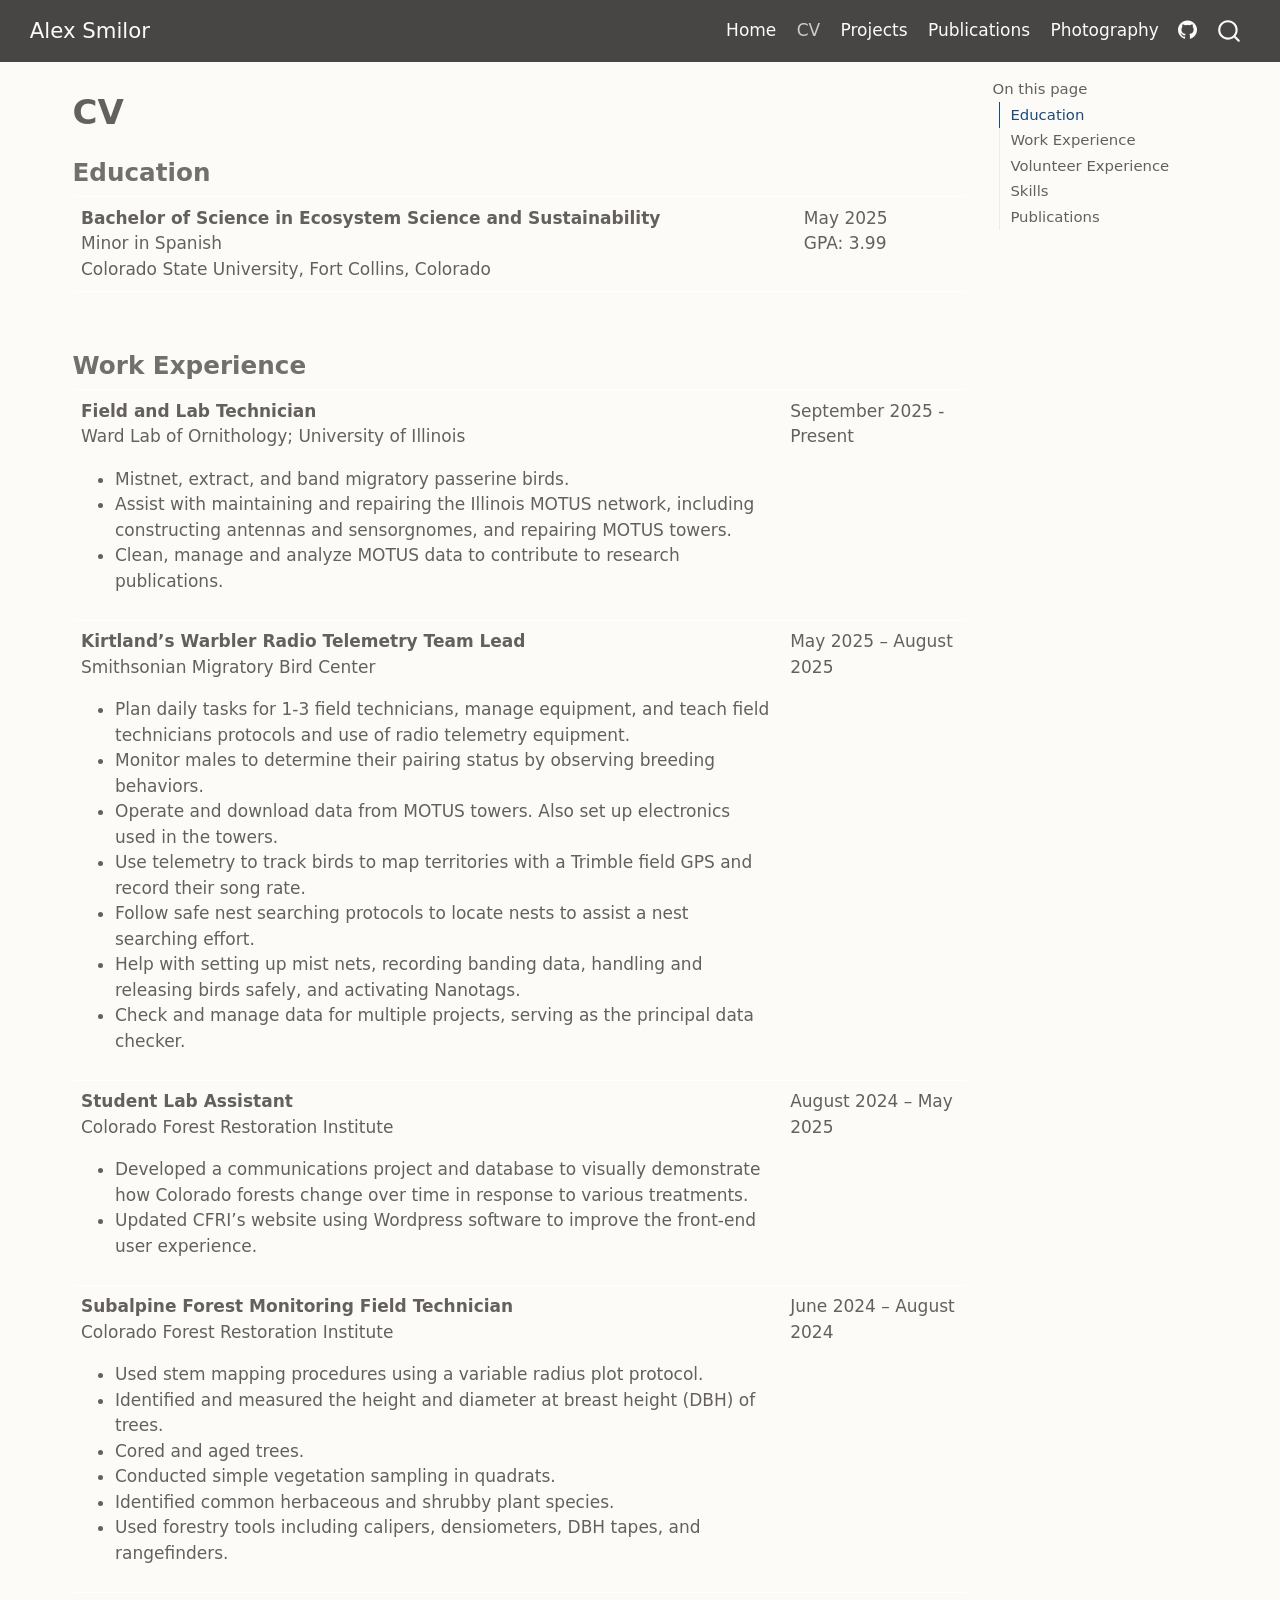
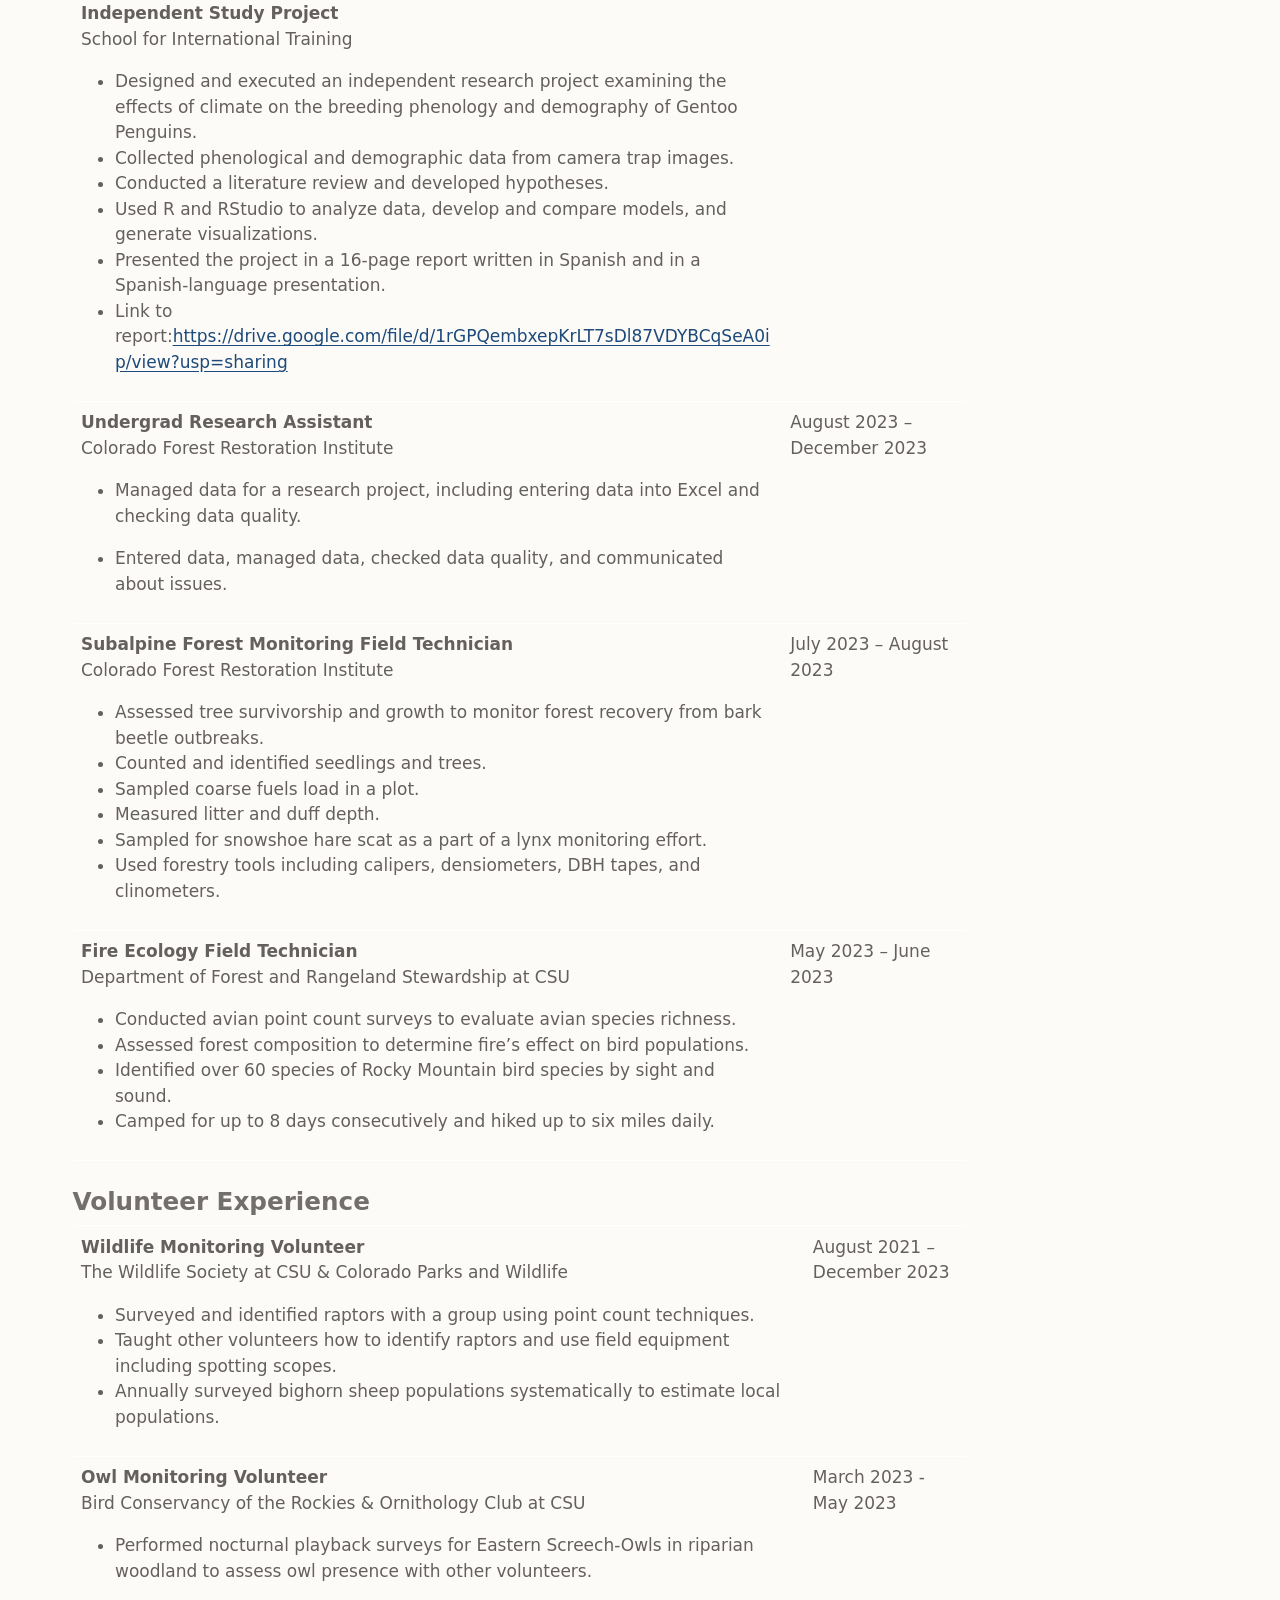
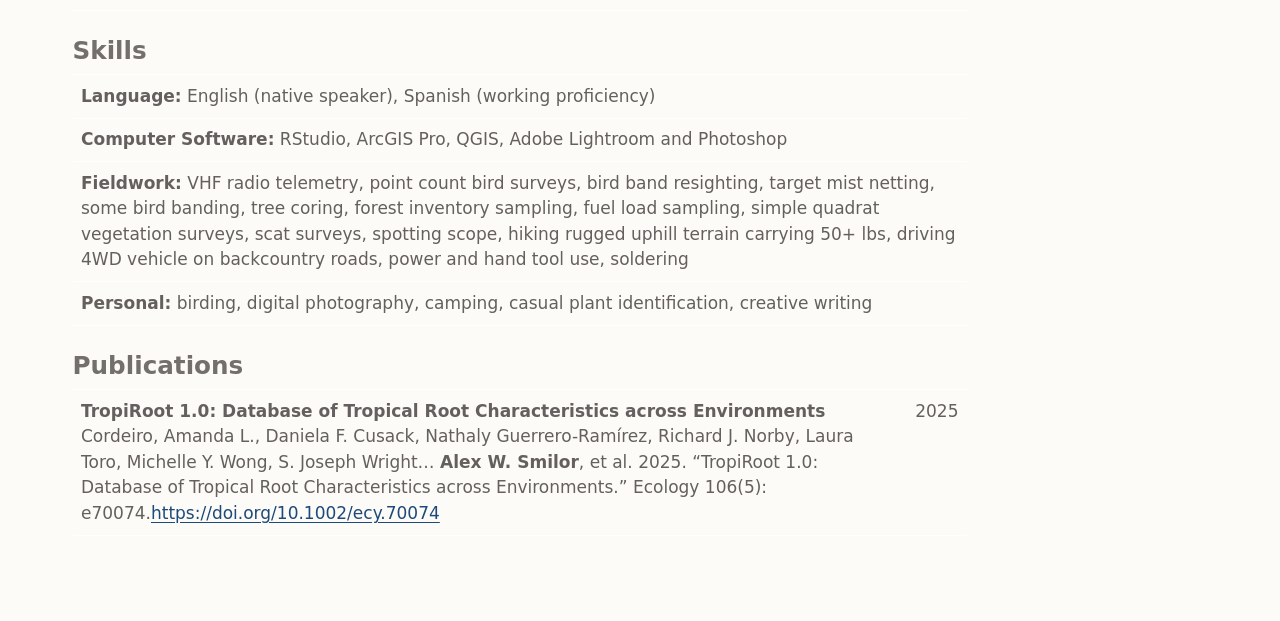
<file: docs/CV.html>
<!DOCTYPE html>
<html xmlns="http://www.w3.org/1999/xhtml" lang="en" xml:lang="en"><head>

<meta charset="utf-8">
<meta name="generator" content="quarto-1.5.57">

<meta name="viewport" content="width=device-width, initial-scale=1.0, user-scalable=yes">


<title>CV – Alex Smilor</title>
<style>
code{white-space: pre-wrap;}
span.smallcaps{font-variant: small-caps;}
div.columns{display: flex; gap: min(4vw, 1.5em);}
div.column{flex: auto; overflow-x: auto;}
div.hanging-indent{margin-left: 1.5em; text-indent: -1.5em;}
ul.task-list{list-style: none;}
ul.task-list li input[type="checkbox"] {
  width: 0.8em;
  margin: 0 0.8em 0.2em -1em; /* quarto-specific, see https://github.com/quarto-dev/quarto-cli/issues/4556 */ 
  vertical-align: middle;
}
</style>


<script src="site_libs/quarto-nav/quarto-nav.js"></script>
<script src="site_libs/quarto-nav/headroom.min.js"></script>
<script src="site_libs/clipboard/clipboard.min.js"></script>
<script src="site_libs/quarto-search/autocomplete.umd.js"></script>
<script src="site_libs/quarto-search/fuse.min.js"></script>
<script src="site_libs/quarto-search/quarto-search.js"></script>
<meta name="quarto:offset" content="./">
<link href="./imgs/Smilor_Favicon.png" rel="icon" type="image/png">
<script src="site_libs/quarto-html/quarto.js"></script>
<script src="site_libs/quarto-html/popper.min.js"></script>
<script src="site_libs/quarto-html/tippy.umd.min.js"></script>
<script src="site_libs/quarto-html/anchor.min.js"></script>
<link href="site_libs/quarto-html/tippy.css" rel="stylesheet">
<link href="site_libs/quarto-html/quarto-syntax-highlighting.css" rel="stylesheet" id="quarto-text-highlighting-styles">
<script src="site_libs/bootstrap/bootstrap.min.js"></script>
<link href="site_libs/bootstrap/bootstrap-icons.css" rel="stylesheet">
<link href="site_libs/bootstrap/bootstrap.min.css" rel="stylesheet" id="quarto-bootstrap" data-mode="light">
<script id="quarto-search-options" type="application/json">{
  "location": "navbar",
  "copy-button": false,
  "collapse-after": 3,
  "panel-placement": "end",
  "type": "overlay",
  "limit": 50,
  "keyboard-shortcut": [
    "f",
    "/",
    "s"
  ],
  "show-item-context": false,
  "language": {
    "search-no-results-text": "No results",
    "search-matching-documents-text": "matching documents",
    "search-copy-link-title": "Copy link to search",
    "search-hide-matches-text": "Hide additional matches",
    "search-more-match-text": "more match in this document",
    "search-more-matches-text": "more matches in this document",
    "search-clear-button-title": "Clear",
    "search-text-placeholder": "",
    "search-detached-cancel-button-title": "Cancel",
    "search-submit-button-title": "Submit",
    "search-label": "Search"
  }
}</script>


</head>

<body class="nav-fixed">

<div id="quarto-search-results"></div>
  <header id="quarto-header" class="headroom fixed-top">
    <nav class="navbar navbar-expand-lg " data-bs-theme="dark">
      <div class="navbar-container container-fluid">
      <div class="navbar-brand-container mx-auto">
    <a class="navbar-brand" href="./index.html">
    <span class="navbar-title">Alex Smilor</span>
    </a>
  </div>
            <div id="quarto-search" class="" title="Search"></div>
          <button class="navbar-toggler" type="button" data-bs-toggle="collapse" data-bs-target="#navbarCollapse" aria-controls="navbarCollapse" role="menu" aria-expanded="false" aria-label="Toggle navigation" onclick="if (window.quartoToggleHeadroom) { window.quartoToggleHeadroom(); }">
  <span class="navbar-toggler-icon"></span>
</button>
          <div class="collapse navbar-collapse" id="navbarCollapse">
            <ul class="navbar-nav navbar-nav-scroll ms-auto">
  <li class="nav-item">
    <a class="nav-link" href="./index.html"> 
<span class="menu-text">Home</span></a>
  </li>  
  <li class="nav-item">
    <a class="nav-link active" href="./CV.html" aria-current="page"> 
<span class="menu-text">CV</span></a>
  </li>  
  <li class="nav-item">
    <a class="nav-link" href="./Projects.html"> 
<span class="menu-text">Projects</span></a>
  </li>  
  <li class="nav-item">
    <a class="nav-link" href="./Publications.html"> 
<span class="menu-text">Publications</span></a>
  </li>  
  <li class="nav-item">
    <a class="nav-link" href="./Gallery.html"> 
<span class="menu-text">Photography</span></a>
  </li>  
  <li class="nav-item compact">
    <a class="nav-link" href="https://github.com/alexws23/alexws23.github.io" target="_blank"> <i class="bi bi-github" role="img">
</i> 
<span class="menu-text"></span></a>
  </li>  
</ul>
          </div> <!-- /navcollapse -->
            <div class="quarto-navbar-tools">
</div>
      </div> <!-- /container-fluid -->
    </nav>
</header>
<!-- content -->
<div id="quarto-content" class="quarto-container page-columns page-rows-contents page-layout-full page-navbar">
<!-- sidebar -->
<!-- margin-sidebar -->
    <div id="quarto-margin-sidebar" class="sidebar margin-sidebar">
        <nav id="TOC" role="doc-toc" class="toc-active">
    <h2 id="toc-title">On this page</h2>
   
  <ul>
  <li><a href="#education" id="toc-education" class="nav-link active" data-scroll-target="#education">Education</a></li>
  <li><a href="#work-experience" id="toc-work-experience" class="nav-link" data-scroll-target="#work-experience">Work Experience</a></li>
  <li><a href="#volunteer-experience" id="toc-volunteer-experience" class="nav-link" data-scroll-target="#volunteer-experience">Volunteer Experience</a></li>
  <li><a href="#skills" id="toc-skills" class="nav-link" data-scroll-target="#skills">Skills</a></li>
  <li><a href="#publications" id="toc-publications" class="nav-link" data-scroll-target="#publications">Publications</a></li>
  </ul>
</nav>
    </div>
<!-- main -->
<main class="content column-page-left" id="quarto-document-content">

<header id="title-block-header" class="quarto-title-block default">
<div class="quarto-title">
<h1 class="title">CV</h1>
</div>



<div class="quarto-title-meta column-page-left">

    
  
    
  </div>
  


</header>


<section id="education" class="level3">
<h3 class="anchored" data-anchor-id="education">Education</h3>
<table class="caption-top table">
<colgroup>
<col style="width: 80%">
<col style="width: 19%">
</colgroup>
<tbody>
<tr class="odd">
<td><strong>Bachelor of Science in Ecosystem Science and Sustainability</strong><br>
Minor in Spanish<br>
Colorado State University, Fort Collins, Colorado</td>
<td>May 2025<br>
GPA: 3.99</td>
</tr>
</tbody>
</table>
<p><br>
</p>
</section>
<section id="work-experience" class="level3">
<h3 class="anchored" data-anchor-id="work-experience">Work Experience</h3>
<table class="caption-top table">
<tbody>
<tr class="odd">
<td><p><strong>Field and Lab Technician</strong><br>
Ward Lab of Ornithology; University of Illinois</p>
<ul>
<li>Mistnet, extract, and band migratory passerine birds.</li>
<li>Assist with maintaining and repairing the Illinois MOTUS network, including constructing antennas and sensorgnomes, and repairing MOTUS towers.</li>
<li>Clean, manage and analyze MOTUS data to contribute to research publications.</li>
</ul></td>
<td>September 2025 - Present</td>
</tr>
<tr class="even">
<td><p><strong>Kirtland’s Warbler Radio Telemetry Team Lead</strong><br>
Smithsonian Migratory Bird Center</p>
<ul>
<li>Plan daily tasks for 1-3 field technicians, manage equipment, and teach field technicians protocols and use of radio telemetry equipment.</li>
<li>Monitor males to determine their pairing status by observing breeding behaviors.</li>
<li>Operate and download data from MOTUS towers. Also set up electronics used in the towers.</li>
<li>Use telemetry to track birds to map territories with a Trimble field GPS and record their song rate.</li>
<li>Follow safe nest searching protocols to locate nests to assist a nest searching effort.</li>
<li>Help with setting up mist nets, recording banding data, handling and releasing birds safely, and activating Nanotags.</li>
<li>Check and manage data for multiple projects, serving as the principal data checker.</li>
</ul></td>
<td>May 2025 – August 2025</td>
</tr>
<tr class="odd">
<td><p><strong>Student Lab Assistant</strong><br>
Colorado Forest Restoration Institute</p>
<ul>
<li>Developed a communications project and database to visually demonstrate how Colorado forests change over time in response to various treatments.</li>
<li>Updated CFRI’s website using Wordpress software to improve the front-end user experience.</li>
</ul></td>
<td>August 2024 – May 2025</td>
</tr>
<tr class="even">
<td><p><strong>Subalpine Forest Monitoring Field Technician</strong><br>
Colorado Forest Restoration Institute</p>
<ul>
<li>Used stem mapping procedures using a variable radius plot protocol.</li>
<li>Identified and measured the height and diameter at breast height (DBH) of trees.</li>
<li>Cored and aged trees.</li>
<li>Conducted simple vegetation sampling in quadrats.</li>
<li>Identified common herbaceous and shrubby plant species.</li>
<li>Used forestry tools including calipers, densiometers, DBH tapes, and rangefinders.</li>
</ul></td>
<td>June 2024 – August 2024</td>
</tr>
<tr class="odd">
<td><p><strong>Independent Study Project</strong><br>
School for International Training</p>
<ul>
<li>Designed and executed an independent research project examining the effects of climate on the breeding phenology and demography of Gentoo Penguins.</li>
<li>Collected phenological and demographic data from camera trap images.</li>
<li>Conducted a literature review and developed hypotheses.</li>
<li>Used R and RStudio to analyze data, develop and compare models, and generate visualizations.</li>
<li>Presented the project in a 16-page report written in Spanish and in a Spanish-language presentation.</li>
<li>Link to report:<a href="https://drive.google.com/file/d/1rGPQembxepKrLT7sDl87VDYBCqSeA0ip/view?usp=sharing" class="uri">https://drive.google.com/file/d/1rGPQembxepKrLT7sDl87VDYBCqSeA0ip/view?usp=sharing</a></li>
</ul></td>
<td></td>
</tr>
<tr class="even">
<td><p><strong>Undergrad Research Assistant</strong><br>
Colorado Forest Restoration Institute</p>
<ul>
<li><p>Managed data for a research project, including entering data into Excel and checking data quality.</p></li>
<li><p>Entered data, managed data, checked data quality, and communicated about issues.</p></li>
</ul></td>
<td>August 2023 – December 2023</td>
</tr>
<tr class="odd">
<td><p><strong>Subalpine Forest Monitoring Field Technician</strong><br>
Colorado Forest Restoration Institute</p>
<ul>
<li>Assessed tree survivorship and growth to monitor forest recovery from bark beetle outbreaks.</li>
<li>Counted and identified seedlings and trees.</li>
<li>Sampled coarse fuels load in a plot.</li>
<li>Measured litter and duff depth.</li>
<li>Sampled for snowshoe hare scat as a part of a lynx monitoring effort.</li>
<li>Used forestry tools including calipers, densiometers, DBH tapes, and clinometers.</li>
</ul></td>
<td>July 2023 – August 2023</td>
</tr>
<tr class="even">
<td><p><strong>Fire Ecology Field Technician</strong><br>
Department of Forest and Rangeland Stewardship at CSU</p>
<ul>
<li>Conducted avian point count surveys to evaluate avian species richness.</li>
<li>Assessed forest composition to determine fire’s effect on bird populations.</li>
<li>Identified over 60 species of Rocky Mountain bird species by sight and sound.</li>
<li>Camped for up to 8 days consecutively and hiked up to six miles daily.</li>
</ul></td>
<td>May 2023 – June 2023</td>
</tr>
</tbody>
</table>
</section>
<section id="volunteer-experience" class="level3">
<h3 class="anchored" data-anchor-id="volunteer-experience">Volunteer Experience</h3>
<table class="caption-top table">
<colgroup>
<col style="width: 81%">
<col style="width: 18%">
</colgroup>
<tbody>
<tr class="odd">
<td><p><strong>Wildlife Monitoring Volunteer</strong><br>
The Wildlife Society at CSU &amp; Colorado Parks and Wildlife</p>
<ul>
<li>Surveyed and identified raptors with a group using point count techniques.</li>
<li>Taught other volunteers how to identify raptors and use field equipment including spotting scopes.</li>
<li>Annually surveyed bighorn sheep populations systematically to estimate local populations.</li>
</ul></td>
<td>August 2021 – December 2023</td>
</tr>
<tr class="even">
<td><p><strong>Owl Monitoring Volunteer</strong><br>
Bird Conservancy of the Rockies &amp; Ornithology Club at CSU</p>
<ul>
<li>Performed nocturnal playback surveys for Eastern Screech-Owls in riparian woodland to assess owl presence with other volunteers.</li>
</ul></td>
<td>March 2023 - May 2023</td>
</tr>
</tbody>
</table>
</section>
<section id="skills" class="level3">
<h3 class="anchored" data-anchor-id="skills">Skills</h3>
<table class="caption-top table">
<colgroup>
<col style="width: 100%">
</colgroup>
<tbody>
<tr class="odd">
<td><strong>Language:</strong> English (native speaker), Spanish (working proficiency)</td>
</tr>
<tr class="even">
<td><strong>Computer Software:</strong> RStudio, ArcGIS Pro, QGIS, Adobe Lightroom and Photoshop</td>
</tr>
<tr class="odd">
<td><strong>Fieldwork:</strong> VHF radio telemetry, point count bird surveys, bird band resighting, target mist netting, some bird banding, tree coring, forest inventory sampling, fuel load sampling, simple quadrat vegetation surveys, scat surveys, spotting scope, hiking rugged uphill terrain carrying 50+ lbs, driving 4WD vehicle on backcountry roads, power and hand tool use, soldering</td>
</tr>
<tr class="even">
<td><strong>Personal:</strong> birding, digital photography, camping, casual plant identification, creative writing</td>
</tr>
</tbody>
</table>
</section>
<section id="publications" class="level3">
<h3 class="anchored" data-anchor-id="publications">Publications</h3>
<table class="caption-top table">
<tbody>
<tr class="odd">
<td><strong>TropiRoot 1.0: Database of Tropical Root Characteristics across Environments</strong><br>
Cordeiro, Amanda L., Daniela F. Cusack, Nathaly Guerrero-Ramírez, Richard J. Norby, Laura Toro, Michelle Y. Wong, S. Joseph Wright… <strong>Alex W. Smilor</strong>, et al.&nbsp;2025. “TropiRoot 1.0: Database of Tropical Root Characteristics across Environments.” Ecology 106(5): e70074.<a href="https://doi.org/10.1002/ecy.70074" class="uri">https://doi.org/10.1002/ecy.70074</a></td>
<td>2025</td>
</tr>
</tbody>
</table>


</section>

</main> <!-- /main -->
<script id="quarto-html-after-body" type="application/javascript">
window.document.addEventListener("DOMContentLoaded", function (event) {
  const toggleBodyColorMode = (bsSheetEl) => {
    const mode = bsSheetEl.getAttribute("data-mode");
    const bodyEl = window.document.querySelector("body");
    if (mode === "dark") {
      bodyEl.classList.add("quarto-dark");
      bodyEl.classList.remove("quarto-light");
    } else {
      bodyEl.classList.add("quarto-light");
      bodyEl.classList.remove("quarto-dark");
    }
  }
  const toggleBodyColorPrimary = () => {
    const bsSheetEl = window.document.querySelector("link#quarto-bootstrap");
    if (bsSheetEl) {
      toggleBodyColorMode(bsSheetEl);
    }
  }
  toggleBodyColorPrimary();  
  const icon = "";
  const anchorJS = new window.AnchorJS();
  anchorJS.options = {
    placement: 'right',
    icon: icon
  };
  anchorJS.add('.anchored');
  const isCodeAnnotation = (el) => {
    for (const clz of el.classList) {
      if (clz.startsWith('code-annotation-')) {                     
        return true;
      }
    }
    return false;
  }
  const onCopySuccess = function(e) {
    // button target
    const button = e.trigger;
    // don't keep focus
    button.blur();
    // flash "checked"
    button.classList.add('code-copy-button-checked');
    var currentTitle = button.getAttribute("title");
    button.setAttribute("title", "Copied!");
    let tooltip;
    if (window.bootstrap) {
      button.setAttribute("data-bs-toggle", "tooltip");
      button.setAttribute("data-bs-placement", "left");
      button.setAttribute("data-bs-title", "Copied!");
      tooltip = new bootstrap.Tooltip(button, 
        { trigger: "manual", 
          customClass: "code-copy-button-tooltip",
          offset: [0, -8]});
      tooltip.show();    
    }
    setTimeout(function() {
      if (tooltip) {
        tooltip.hide();
        button.removeAttribute("data-bs-title");
        button.removeAttribute("data-bs-toggle");
        button.removeAttribute("data-bs-placement");
      }
      button.setAttribute("title", currentTitle);
      button.classList.remove('code-copy-button-checked');
    }, 1000);
    // clear code selection
    e.clearSelection();
  }
  const getTextToCopy = function(trigger) {
      const codeEl = trigger.previousElementSibling.cloneNode(true);
      for (const childEl of codeEl.children) {
        if (isCodeAnnotation(childEl)) {
          childEl.remove();
        }
      }
      return codeEl.innerText;
  }
  const clipboard = new window.ClipboardJS('.code-copy-button:not([data-in-quarto-modal])', {
    text: getTextToCopy
  });
  clipboard.on('success', onCopySuccess);
  if (window.document.getElementById('quarto-embedded-source-code-modal')) {
    // For code content inside modals, clipBoardJS needs to be initialized with a container option
    // TODO: Check when it could be a function (https://github.com/zenorocha/clipboard.js/issues/860)
    const clipboardModal = new window.ClipboardJS('.code-copy-button[data-in-quarto-modal]', {
      text: getTextToCopy,
      container: window.document.getElementById('quarto-embedded-source-code-modal')
    });
    clipboardModal.on('success', onCopySuccess);
  }
    var localhostRegex = new RegExp(/^(?:http|https):\/\/localhost\:?[0-9]*\//);
    var mailtoRegex = new RegExp(/^mailto:/);
      var filterRegex = new RegExp('/' + window.location.host + '/');
    var isInternal = (href) => {
        return filterRegex.test(href) || localhostRegex.test(href) || mailtoRegex.test(href);
    }
    // Inspect non-navigation links and adorn them if external
 	var links = window.document.querySelectorAll('a[href]:not(.nav-link):not(.navbar-brand):not(.toc-action):not(.sidebar-link):not(.sidebar-item-toggle):not(.pagination-link):not(.no-external):not([aria-hidden]):not(.dropdown-item):not(.quarto-navigation-tool):not(.about-link)');
    for (var i=0; i<links.length; i++) {
      const link = links[i];
      if (!isInternal(link.href)) {
        // undo the damage that might have been done by quarto-nav.js in the case of
        // links that we want to consider external
        if (link.dataset.originalHref !== undefined) {
          link.href = link.dataset.originalHref;
        }
      }
    }
  function tippyHover(el, contentFn, onTriggerFn, onUntriggerFn) {
    const config = {
      allowHTML: true,
      maxWidth: 500,
      delay: 100,
      arrow: false,
      appendTo: function(el) {
          return el.parentElement;
      },
      interactive: true,
      interactiveBorder: 10,
      theme: 'quarto',
      placement: 'bottom-start',
    };
    if (contentFn) {
      config.content = contentFn;
    }
    if (onTriggerFn) {
      config.onTrigger = onTriggerFn;
    }
    if (onUntriggerFn) {
      config.onUntrigger = onUntriggerFn;
    }
    window.tippy(el, config); 
  }
  const noterefs = window.document.querySelectorAll('a[role="doc-noteref"]');
  for (var i=0; i<noterefs.length; i++) {
    const ref = noterefs[i];
    tippyHover(ref, function() {
      // use id or data attribute instead here
      let href = ref.getAttribute('data-footnote-href') || ref.getAttribute('href');
      try { href = new URL(href).hash; } catch {}
      const id = href.replace(/^#\/?/, "");
      const note = window.document.getElementById(id);
      if (note) {
        return note.innerHTML;
      } else {
        return "";
      }
    });
  }
  const xrefs = window.document.querySelectorAll('a.quarto-xref');
  const processXRef = (id, note) => {
    // Strip column container classes
    const stripColumnClz = (el) => {
      el.classList.remove("page-full", "page-columns");
      if (el.children) {
        for (const child of el.children) {
          stripColumnClz(child);
        }
      }
    }
    stripColumnClz(note)
    if (id === null || id.startsWith('sec-')) {
      // Special case sections, only their first couple elements
      const container = document.createElement("div");
      if (note.children && note.children.length > 2) {
        container.appendChild(note.children[0].cloneNode(true));
        for (let i = 1; i < note.children.length; i++) {
          const child = note.children[i];
          if (child.tagName === "P" && child.innerText === "") {
            continue;
          } else {
            container.appendChild(child.cloneNode(true));
            break;
          }
        }
        if (window.Quarto?.typesetMath) {
          window.Quarto.typesetMath(container);
        }
        return container.innerHTML
      } else {
        if (window.Quarto?.typesetMath) {
          window.Quarto.typesetMath(note);
        }
        return note.innerHTML;
      }
    } else {
      // Remove any anchor links if they are present
      const anchorLink = note.querySelector('a.anchorjs-link');
      if (anchorLink) {
        anchorLink.remove();
      }
      if (window.Quarto?.typesetMath) {
        window.Quarto.typesetMath(note);
      }
      // TODO in 1.5, we should make sure this works without a callout special case
      if (note.classList.contains("callout")) {
        return note.outerHTML;
      } else {
        return note.innerHTML;
      }
    }
  }
  for (var i=0; i<xrefs.length; i++) {
    const xref = xrefs[i];
    tippyHover(xref, undefined, function(instance) {
      instance.disable();
      let url = xref.getAttribute('href');
      let hash = undefined; 
      if (url.startsWith('#')) {
        hash = url;
      } else {
        try { hash = new URL(url).hash; } catch {}
      }
      if (hash) {
        const id = hash.replace(/^#\/?/, "");
        const note = window.document.getElementById(id);
        if (note !== null) {
          try {
            const html = processXRef(id, note.cloneNode(true));
            instance.setContent(html);
          } finally {
            instance.enable();
            instance.show();
          }
        } else {
          // See if we can fetch this
          fetch(url.split('#')[0])
          .then(res => res.text())
          .then(html => {
            const parser = new DOMParser();
            const htmlDoc = parser.parseFromString(html, "text/html");
            const note = htmlDoc.getElementById(id);
            if (note !== null) {
              const html = processXRef(id, note);
              instance.setContent(html);
            } 
          }).finally(() => {
            instance.enable();
            instance.show();
          });
        }
      } else {
        // See if we can fetch a full url (with no hash to target)
        // This is a special case and we should probably do some content thinning / targeting
        fetch(url)
        .then(res => res.text())
        .then(html => {
          const parser = new DOMParser();
          const htmlDoc = parser.parseFromString(html, "text/html");
          const note = htmlDoc.querySelector('main.content');
          if (note !== null) {
            // This should only happen for chapter cross references
            // (since there is no id in the URL)
            // remove the first header
            if (note.children.length > 0 && note.children[0].tagName === "HEADER") {
              note.children[0].remove();
            }
            const html = processXRef(null, note);
            instance.setContent(html);
          } 
        }).finally(() => {
          instance.enable();
          instance.show();
        });
      }
    }, function(instance) {
    });
  }
      let selectedAnnoteEl;
      const selectorForAnnotation = ( cell, annotation) => {
        let cellAttr = 'data-code-cell="' + cell + '"';
        let lineAttr = 'data-code-annotation="' +  annotation + '"';
        const selector = 'span[' + cellAttr + '][' + lineAttr + ']';
        return selector;
      }
      const selectCodeLines = (annoteEl) => {
        const doc = window.document;
        const targetCell = annoteEl.getAttribute("data-target-cell");
        const targetAnnotation = annoteEl.getAttribute("data-target-annotation");
        const annoteSpan = window.document.querySelector(selectorForAnnotation(targetCell, targetAnnotation));
        const lines = annoteSpan.getAttribute("data-code-lines").split(",");
        const lineIds = lines.map((line) => {
          return targetCell + "-" + line;
        })
        let top = null;
        let height = null;
        let parent = null;
        if (lineIds.length > 0) {
            //compute the position of the single el (top and bottom and make a div)
            const el = window.document.getElementById(lineIds[0]);
            top = el.offsetTop;
            height = el.offsetHeight;
            parent = el.parentElement.parentElement;
          if (lineIds.length > 1) {
            const lastEl = window.document.getElementById(lineIds[lineIds.length - 1]);
            const bottom = lastEl.offsetTop + lastEl.offsetHeight;
            height = bottom - top;
          }
          if (top !== null && height !== null && parent !== null) {
            // cook up a div (if necessary) and position it 
            let div = window.document.getElementById("code-annotation-line-highlight");
            if (div === null) {
              div = window.document.createElement("div");
              div.setAttribute("id", "code-annotation-line-highlight");
              div.style.position = 'absolute';
              parent.appendChild(div);
            }
            div.style.top = top - 2 + "px";
            div.style.height = height + 4 + "px";
            div.style.left = 0;
            let gutterDiv = window.document.getElementById("code-annotation-line-highlight-gutter");
            if (gutterDiv === null) {
              gutterDiv = window.document.createElement("div");
              gutterDiv.setAttribute("id", "code-annotation-line-highlight-gutter");
              gutterDiv.style.position = 'absolute';
              const codeCell = window.document.getElementById(targetCell);
              const gutter = codeCell.querySelector('.code-annotation-gutter');
              gutter.appendChild(gutterDiv);
            }
            gutterDiv.style.top = top - 2 + "px";
            gutterDiv.style.height = height + 4 + "px";
          }
          selectedAnnoteEl = annoteEl;
        }
      };
      const unselectCodeLines = () => {
        const elementsIds = ["code-annotation-line-highlight", "code-annotation-line-highlight-gutter"];
        elementsIds.forEach((elId) => {
          const div = window.document.getElementById(elId);
          if (div) {
            div.remove();
          }
        });
        selectedAnnoteEl = undefined;
      };
        // Handle positioning of the toggle
    window.addEventListener(
      "resize",
      throttle(() => {
        elRect = undefined;
        if (selectedAnnoteEl) {
          selectCodeLines(selectedAnnoteEl);
        }
      }, 10)
    );
    function throttle(fn, ms) {
    let throttle = false;
    let timer;
      return (...args) => {
        if(!throttle) { // first call gets through
            fn.apply(this, args);
            throttle = true;
        } else { // all the others get throttled
            if(timer) clearTimeout(timer); // cancel #2
            timer = setTimeout(() => {
              fn.apply(this, args);
              timer = throttle = false;
            }, ms);
        }
      };
    }
      // Attach click handler to the DT
      const annoteDls = window.document.querySelectorAll('dt[data-target-cell]');
      for (const annoteDlNode of annoteDls) {
        annoteDlNode.addEventListener('click', (event) => {
          const clickedEl = event.target;
          if (clickedEl !== selectedAnnoteEl) {
            unselectCodeLines();
            const activeEl = window.document.querySelector('dt[data-target-cell].code-annotation-active');
            if (activeEl) {
              activeEl.classList.remove('code-annotation-active');
            }
            selectCodeLines(clickedEl);
            clickedEl.classList.add('code-annotation-active');
          } else {
            // Unselect the line
            unselectCodeLines();
            clickedEl.classList.remove('code-annotation-active');
          }
        });
      }
  const findCites = (el) => {
    const parentEl = el.parentElement;
    if (parentEl) {
      const cites = parentEl.dataset.cites;
      if (cites) {
        return {
          el,
          cites: cites.split(' ')
        };
      } else {
        return findCites(el.parentElement)
      }
    } else {
      return undefined;
    }
  };
  var bibliorefs = window.document.querySelectorAll('a[role="doc-biblioref"]');
  for (var i=0; i<bibliorefs.length; i++) {
    const ref = bibliorefs[i];
    const citeInfo = findCites(ref);
    if (citeInfo) {
      tippyHover(citeInfo.el, function() {
        var popup = window.document.createElement('div');
        citeInfo.cites.forEach(function(cite) {
          var citeDiv = window.document.createElement('div');
          citeDiv.classList.add('hanging-indent');
          citeDiv.classList.add('csl-entry');
          var biblioDiv = window.document.getElementById('ref-' + cite);
          if (biblioDiv) {
            citeDiv.innerHTML = biblioDiv.innerHTML;
          }
          popup.appendChild(citeDiv);
        });
        return popup.innerHTML;
      });
    }
  }
});
</script>
</div> <!-- /content -->




</body></html>
</file>
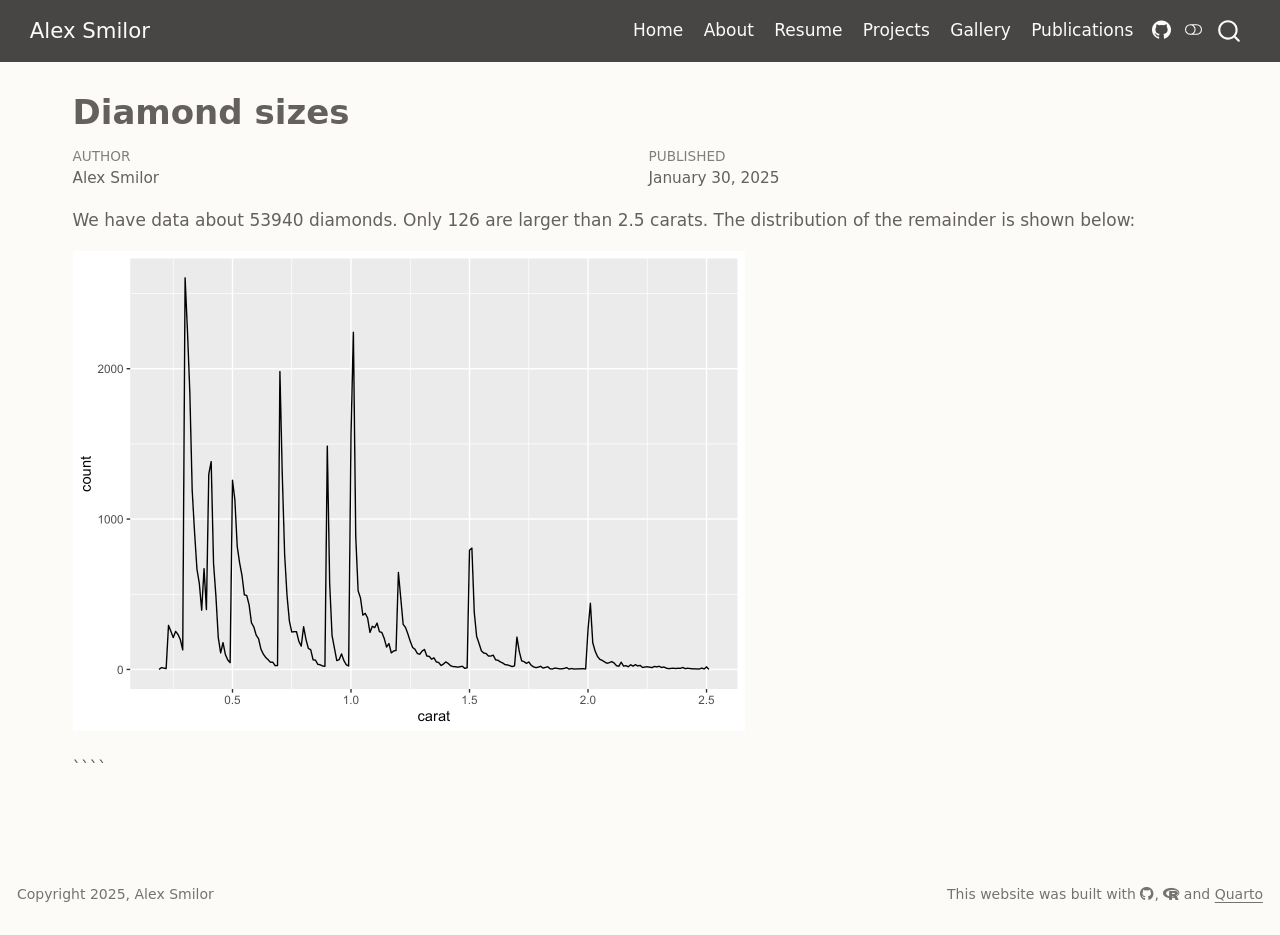
<file: docs/ESS330_Lab1.html>
<!DOCTYPE html>
<html xmlns="http://www.w3.org/1999/xhtml" lang="en" xml:lang="en"><head>

<meta charset="utf-8">
<meta name="generator" content="quarto-1.5.57">

<meta name="viewport" content="width=device-width, initial-scale=1.0, user-scalable=yes">

<meta name="author" content="Alex Smilor">
<meta name="dcterms.date" content="2025-01-30">

<title>Diamond sizes – Alex Smilor</title>
<style>
code{white-space: pre-wrap;}
span.smallcaps{font-variant: small-caps;}
div.columns{display: flex; gap: min(4vw, 1.5em);}
div.column{flex: auto; overflow-x: auto;}
div.hanging-indent{margin-left: 1.5em; text-indent: -1.5em;}
ul.task-list{list-style: none;}
ul.task-list li input[type="checkbox"] {
  width: 0.8em;
  margin: 0 0.8em 0.2em -1em; /* quarto-specific, see https://github.com/quarto-dev/quarto-cli/issues/4556 */ 
  vertical-align: middle;
}
</style>


<script src="site_libs/quarto-nav/quarto-nav.js"></script>
<script src="site_libs/quarto-nav/headroom.min.js"></script>
<script src="site_libs/clipboard/clipboard.min.js"></script>
<script src="site_libs/quarto-search/autocomplete.umd.js"></script>
<script src="site_libs/quarto-search/fuse.min.js"></script>
<script src="site_libs/quarto-search/quarto-search.js"></script>
<meta name="quarto:offset" content="./">
<link href="./imgs/Smilor_Favicon.png" rel="icon" type="image/png">
<script src="site_libs/quarto-html/quarto.js"></script>
<script src="site_libs/quarto-html/popper.min.js"></script>
<script src="site_libs/quarto-html/tippy.umd.min.js"></script>
<script src="site_libs/quarto-html/anchor.min.js"></script>
<link href="site_libs/quarto-html/tippy.css" rel="stylesheet">
<link href="site_libs/quarto-html/quarto-syntax-highlighting.css" rel="stylesheet" class="quarto-color-scheme" id="quarto-text-highlighting-styles">
<link href="site_libs/quarto-html/quarto-syntax-highlighting-dark.css" rel="prefetch" class="quarto-color-scheme quarto-color-alternate" id="quarto-text-highlighting-styles">
<script src="site_libs/bootstrap/bootstrap.min.js"></script>
<link href="site_libs/bootstrap/bootstrap-icons.css" rel="stylesheet">
<link href="site_libs/bootstrap/bootstrap.min.css" rel="stylesheet" class="quarto-color-scheme" id="quarto-bootstrap" data-mode="light">
<link href="site_libs/bootstrap/bootstrap-dark.min.css" rel="prefetch" class="quarto-color-scheme quarto-color-alternate" id="quarto-bootstrap" data-mode="dark">
<link href="site_libs/quarto-contrib/fontawesome6-1.2.0/all.min.css" rel="stylesheet">
<link href="site_libs/quarto-contrib/fontawesome6-1.2.0/latex-fontsize.css" rel="stylesheet">
<script id="quarto-search-options" type="application/json">{
  "location": "navbar",
  "copy-button": false,
  "collapse-after": 3,
  "panel-placement": "end",
  "type": "overlay",
  "limit": 50,
  "keyboard-shortcut": [
    "f",
    "/",
    "s"
  ],
  "show-item-context": false,
  "language": {
    "search-no-results-text": "No results",
    "search-matching-documents-text": "matching documents",
    "search-copy-link-title": "Copy link to search",
    "search-hide-matches-text": "Hide additional matches",
    "search-more-match-text": "more match in this document",
    "search-more-matches-text": "more matches in this document",
    "search-clear-button-title": "Clear",
    "search-text-placeholder": "",
    "search-detached-cancel-button-title": "Cancel",
    "search-submit-button-title": "Submit",
    "search-label": "Search"
  }
}</script>


</head>

<body class="nav-fixed">

<div id="quarto-search-results"></div>
  <header id="quarto-header" class="headroom fixed-top">
    <nav class="navbar navbar-expand-lg " data-bs-theme="dark">
      <div class="navbar-container container-fluid">
      <div class="navbar-brand-container mx-auto">
    <a class="navbar-brand" href="./index.html">
    <span class="navbar-title">Alex Smilor</span>
    </a>
  </div>
            <div id="quarto-search" class="" title="Search"></div>
          <button class="navbar-toggler" type="button" data-bs-toggle="collapse" data-bs-target="#navbarCollapse" aria-controls="navbarCollapse" role="menu" aria-expanded="false" aria-label="Toggle navigation" onclick="if (window.quartoToggleHeadroom) { window.quartoToggleHeadroom(); }">
  <span class="navbar-toggler-icon"></span>
</button>
          <div class="collapse navbar-collapse" id="navbarCollapse">
            <ul class="navbar-nav navbar-nav-scroll ms-auto">
  <li class="nav-item">
    <a class="nav-link" href="./index.html"> 
<span class="menu-text">Home</span></a>
  </li>  
  <li class="nav-item">
    <a class="nav-link" href="./about.html"> 
<span class="menu-text">About</span></a>
  </li>  
  <li class="nav-item">
    <a class="nav-link" href="./CV.html"> 
<span class="menu-text">Resume</span></a>
  </li>  
  <li class="nav-item">
    <a class="nav-link" href="./Projects.html"> 
<span class="menu-text">Projects</span></a>
  </li>  
  <li class="nav-item">
    <a class="nav-link" href="./Gallery.html"> 
<span class="menu-text">Gallery</span></a>
  </li>  
  <li class="nav-item">
    <a class="nav-link" href="./Publications.html"> 
<span class="menu-text">Publications</span></a>
  </li>  
  <li class="nav-item compact">
    <a class="nav-link" href="https://github.com/alexws23/alexws23.github.io" target="_blank"> <i class="bi bi-github" role="img">
</i> 
<span class="menu-text"></span></a>
  </li>  
</ul>
          </div> <!-- /navcollapse -->
            <div class="quarto-navbar-tools">
  <a href="" class="quarto-color-scheme-toggle quarto-navigation-tool  px-1" onclick="window.quartoToggleColorScheme(); return false;" title="Toggle dark mode"><i class="bi"></i></a>
</div>
      </div> <!-- /container-fluid -->
    </nav>
</header>
<!-- content -->
<div id="quarto-content" class="quarto-container page-columns page-rows-contents page-layout-full page-navbar">
<!-- sidebar -->
<!-- margin-sidebar -->
    <div id="quarto-margin-sidebar" class="sidebar margin-sidebar zindex-bottom">
        
    </div>
<!-- main -->
<main class="content column-page" id="quarto-document-content">

<header id="title-block-header" class="quarto-title-block default">
<div class="quarto-title">
<h1 class="title">Diamond sizes</h1>
</div>



<div class="quarto-title-meta column-page">

    <div>
    <div class="quarto-title-meta-heading">Author</div>
    <div class="quarto-title-meta-contents">
             <p>Alex Smilor </p>
          </div>
  </div>
    
    <div>
    <div class="quarto-title-meta-heading">Published</div>
    <div class="quarto-title-meta-contents">
      <p class="date">January 30, 2025</p>
    </div>
  </div>
  
    
  </div>
  


</header>


<p>We have data about 53940 diamonds. Only 126 are larger than 2.5 carats. The distribution of the remainder is shown below:</p>
<div class="cell">
<div class="cell-output-display">
<div>
<figure class="figure">
<p><img src="ESS330_Lab1_files/figure-html/plot-smaller-diamonds-1.png" class="img-fluid figure-img" width="672"></p>
</figure>
</div>
</div>
</div>
<p>````</p>



</main> <!-- /main -->
<script id="quarto-html-after-body" type="application/javascript">
window.document.addEventListener("DOMContentLoaded", function (event) {
  const toggleBodyColorMode = (bsSheetEl) => {
    const mode = bsSheetEl.getAttribute("data-mode");
    const bodyEl = window.document.querySelector("body");
    if (mode === "dark") {
      bodyEl.classList.add("quarto-dark");
      bodyEl.classList.remove("quarto-light");
    } else {
      bodyEl.classList.add("quarto-light");
      bodyEl.classList.remove("quarto-dark");
    }
  }
  const toggleBodyColorPrimary = () => {
    const bsSheetEl = window.document.querySelector("link#quarto-bootstrap");
    if (bsSheetEl) {
      toggleBodyColorMode(bsSheetEl);
    }
  }
  toggleBodyColorPrimary();  
  const disableStylesheet = (stylesheets) => {
    for (let i=0; i < stylesheets.length; i++) {
      const stylesheet = stylesheets[i];
      stylesheet.rel = 'prefetch';
    }
  }
  const enableStylesheet = (stylesheets) => {
    for (let i=0; i < stylesheets.length; i++) {
      const stylesheet = stylesheets[i];
      stylesheet.rel = 'stylesheet';
    }
  }
  const manageTransitions = (selector, allowTransitions) => {
    const els = window.document.querySelectorAll(selector);
    for (let i=0; i < els.length; i++) {
      const el = els[i];
      if (allowTransitions) {
        el.classList.remove('notransition');
      } else {
        el.classList.add('notransition');
      }
    }
  }
  const toggleGiscusIfUsed = (isAlternate, darkModeDefault) => {
    const baseTheme = document.querySelector('#giscus-base-theme')?.value ?? 'light';
    const alternateTheme = document.querySelector('#giscus-alt-theme')?.value ?? 'dark';
    let newTheme = '';
    if(darkModeDefault) {
      newTheme = isAlternate ? baseTheme : alternateTheme;
    } else {
      newTheme = isAlternate ? alternateTheme : baseTheme;
    }
    const changeGiscusTheme = () => {
      // From: https://github.com/giscus/giscus/issues/336
      const sendMessage = (message) => {
        const iframe = document.querySelector('iframe.giscus-frame');
        if (!iframe) return;
        iframe.contentWindow.postMessage({ giscus: message }, 'https://giscus.app');
      }
      sendMessage({
        setConfig: {
          theme: newTheme
        }
      });
    }
    const isGiscussLoaded = window.document.querySelector('iframe.giscus-frame') !== null;
    if (isGiscussLoaded) {
      changeGiscusTheme();
    }
  }
  const toggleColorMode = (alternate) => {
    // Switch the stylesheets
    const alternateStylesheets = window.document.querySelectorAll('link.quarto-color-scheme.quarto-color-alternate');
    manageTransitions('#quarto-margin-sidebar .nav-link', false);
    if (alternate) {
      enableStylesheet(alternateStylesheets);
      for (const sheetNode of alternateStylesheets) {
        if (sheetNode.id === "quarto-bootstrap") {
          toggleBodyColorMode(sheetNode);
        }
      }
    } else {
      disableStylesheet(alternateStylesheets);
      toggleBodyColorPrimary();
    }
    manageTransitions('#quarto-margin-sidebar .nav-link', true);
    // Switch the toggles
    const toggles = window.document.querySelectorAll('.quarto-color-scheme-toggle');
    for (let i=0; i < toggles.length; i++) {
      const toggle = toggles[i];
      if (toggle) {
        if (alternate) {
          toggle.classList.add("alternate");     
        } else {
          toggle.classList.remove("alternate");
        }
      }
    }
    // Hack to workaround the fact that safari doesn't
    // properly recolor the scrollbar when toggling (#1455)
    if (navigator.userAgent.indexOf('Safari') > 0 && navigator.userAgent.indexOf('Chrome') == -1) {
      manageTransitions("body", false);
      window.scrollTo(0, 1);
      setTimeout(() => {
        window.scrollTo(0, 0);
        manageTransitions("body", true);
      }, 40);  
    }
  }
  const isFileUrl = () => { 
    return window.location.protocol === 'file:';
  }
  const hasAlternateSentinel = () => {  
    let styleSentinel = getColorSchemeSentinel();
    if (styleSentinel !== null) {
      return styleSentinel === "alternate";
    } else {
      return false;
    }
  }
  const setStyleSentinel = (alternate) => {
    const value = alternate ? "alternate" : "default";
    if (!isFileUrl()) {
      window.localStorage.setItem("quarto-color-scheme", value);
    } else {
      localAlternateSentinel = value;
    }
  }
  const getColorSchemeSentinel = () => {
    if (!isFileUrl()) {
      const storageValue = window.localStorage.getItem("quarto-color-scheme");
      return storageValue != null ? storageValue : localAlternateSentinel;
    } else {
      return localAlternateSentinel;
    }
  }
  const darkModeDefault = false;
  let localAlternateSentinel = darkModeDefault ? 'alternate' : 'default';
  // Dark / light mode switch
  window.quartoToggleColorScheme = () => {
    // Read the current dark / light value 
    let toAlternate = !hasAlternateSentinel();
    toggleColorMode(toAlternate);
    setStyleSentinel(toAlternate);
    toggleGiscusIfUsed(toAlternate, darkModeDefault);
  };
  // Ensure there is a toggle, if there isn't float one in the top right
  if (window.document.querySelector('.quarto-color-scheme-toggle') === null) {
    const a = window.document.createElement('a');
    a.classList.add('top-right');
    a.classList.add('quarto-color-scheme-toggle');
    a.href = "";
    a.onclick = function() { try { window.quartoToggleColorScheme(); } catch {} return false; };
    const i = window.document.createElement("i");
    i.classList.add('bi');
    a.appendChild(i);
    window.document.body.appendChild(a);
  }
  // Switch to dark mode if need be
  if (hasAlternateSentinel()) {
    toggleColorMode(true);
  } else {
    toggleColorMode(false);
  }
  const icon = "";
  const anchorJS = new window.AnchorJS();
  anchorJS.options = {
    placement: 'right',
    icon: icon
  };
  anchorJS.add('.anchored');
  const isCodeAnnotation = (el) => {
    for (const clz of el.classList) {
      if (clz.startsWith('code-annotation-')) {                     
        return true;
      }
    }
    return false;
  }
  const onCopySuccess = function(e) {
    // button target
    const button = e.trigger;
    // don't keep focus
    button.blur();
    // flash "checked"
    button.classList.add('code-copy-button-checked');
    var currentTitle = button.getAttribute("title");
    button.setAttribute("title", "Copied!");
    let tooltip;
    if (window.bootstrap) {
      button.setAttribute("data-bs-toggle", "tooltip");
      button.setAttribute("data-bs-placement", "left");
      button.setAttribute("data-bs-title", "Copied!");
      tooltip = new bootstrap.Tooltip(button, 
        { trigger: "manual", 
          customClass: "code-copy-button-tooltip",
          offset: [0, -8]});
      tooltip.show();    
    }
    setTimeout(function() {
      if (tooltip) {
        tooltip.hide();
        button.removeAttribute("data-bs-title");
        button.removeAttribute("data-bs-toggle");
        button.removeAttribute("data-bs-placement");
      }
      button.setAttribute("title", currentTitle);
      button.classList.remove('code-copy-button-checked');
    }, 1000);
    // clear code selection
    e.clearSelection();
  }
  const getTextToCopy = function(trigger) {
      const codeEl = trigger.previousElementSibling.cloneNode(true);
      for (const childEl of codeEl.children) {
        if (isCodeAnnotation(childEl)) {
          childEl.remove();
        }
      }
      return codeEl.innerText;
  }
  const clipboard = new window.ClipboardJS('.code-copy-button:not([data-in-quarto-modal])', {
    text: getTextToCopy
  });
  clipboard.on('success', onCopySuccess);
  if (window.document.getElementById('quarto-embedded-source-code-modal')) {
    // For code content inside modals, clipBoardJS needs to be initialized with a container option
    // TODO: Check when it could be a function (https://github.com/zenorocha/clipboard.js/issues/860)
    const clipboardModal = new window.ClipboardJS('.code-copy-button[data-in-quarto-modal]', {
      text: getTextToCopy,
      container: window.document.getElementById('quarto-embedded-source-code-modal')
    });
    clipboardModal.on('success', onCopySuccess);
  }
    var localhostRegex = new RegExp(/^(?:http|https):\/\/localhost\:?[0-9]*\//);
    var mailtoRegex = new RegExp(/^mailto:/);
      var filterRegex = new RegExp('/' + window.location.host + '/');
    var isInternal = (href) => {
        return filterRegex.test(href) || localhostRegex.test(href) || mailtoRegex.test(href);
    }
    // Inspect non-navigation links and adorn them if external
 	var links = window.document.querySelectorAll('a[href]:not(.nav-link):not(.navbar-brand):not(.toc-action):not(.sidebar-link):not(.sidebar-item-toggle):not(.pagination-link):not(.no-external):not([aria-hidden]):not(.dropdown-item):not(.quarto-navigation-tool):not(.about-link)');
    for (var i=0; i<links.length; i++) {
      const link = links[i];
      if (!isInternal(link.href)) {
        // undo the damage that might have been done by quarto-nav.js in the case of
        // links that we want to consider external
        if (link.dataset.originalHref !== undefined) {
          link.href = link.dataset.originalHref;
        }
      }
    }
  function tippyHover(el, contentFn, onTriggerFn, onUntriggerFn) {
    const config = {
      allowHTML: true,
      maxWidth: 500,
      delay: 100,
      arrow: false,
      appendTo: function(el) {
          return el.parentElement;
      },
      interactive: true,
      interactiveBorder: 10,
      theme: 'quarto',
      placement: 'bottom-start',
    };
    if (contentFn) {
      config.content = contentFn;
    }
    if (onTriggerFn) {
      config.onTrigger = onTriggerFn;
    }
    if (onUntriggerFn) {
      config.onUntrigger = onUntriggerFn;
    }
    window.tippy(el, config); 
  }
  const noterefs = window.document.querySelectorAll('a[role="doc-noteref"]');
  for (var i=0; i<noterefs.length; i++) {
    const ref = noterefs[i];
    tippyHover(ref, function() {
      // use id or data attribute instead here
      let href = ref.getAttribute('data-footnote-href') || ref.getAttribute('href');
      try { href = new URL(href).hash; } catch {}
      const id = href.replace(/^#\/?/, "");
      const note = window.document.getElementById(id);
      if (note) {
        return note.innerHTML;
      } else {
        return "";
      }
    });
  }
  const xrefs = window.document.querySelectorAll('a.quarto-xref');
  const processXRef = (id, note) => {
    // Strip column container classes
    const stripColumnClz = (el) => {
      el.classList.remove("page-full", "page-columns");
      if (el.children) {
        for (const child of el.children) {
          stripColumnClz(child);
        }
      }
    }
    stripColumnClz(note)
    if (id === null || id.startsWith('sec-')) {
      // Special case sections, only their first couple elements
      const container = document.createElement("div");
      if (note.children && note.children.length > 2) {
        container.appendChild(note.children[0].cloneNode(true));
        for (let i = 1; i < note.children.length; i++) {
          const child = note.children[i];
          if (child.tagName === "P" && child.innerText === "") {
            continue;
          } else {
            container.appendChild(child.cloneNode(true));
            break;
          }
        }
        if (window.Quarto?.typesetMath) {
          window.Quarto.typesetMath(container);
        }
        return container.innerHTML
      } else {
        if (window.Quarto?.typesetMath) {
          window.Quarto.typesetMath(note);
        }
        return note.innerHTML;
      }
    } else {
      // Remove any anchor links if they are present
      const anchorLink = note.querySelector('a.anchorjs-link');
      if (anchorLink) {
        anchorLink.remove();
      }
      if (window.Quarto?.typesetMath) {
        window.Quarto.typesetMath(note);
      }
      // TODO in 1.5, we should make sure this works without a callout special case
      if (note.classList.contains("callout")) {
        return note.outerHTML;
      } else {
        return note.innerHTML;
      }
    }
  }
  for (var i=0; i<xrefs.length; i++) {
    const xref = xrefs[i];
    tippyHover(xref, undefined, function(instance) {
      instance.disable();
      let url = xref.getAttribute('href');
      let hash = undefined; 
      if (url.startsWith('#')) {
        hash = url;
      } else {
        try { hash = new URL(url).hash; } catch {}
      }
      if (hash) {
        const id = hash.replace(/^#\/?/, "");
        const note = window.document.getElementById(id);
        if (note !== null) {
          try {
            const html = processXRef(id, note.cloneNode(true));
            instance.setContent(html);
          } finally {
            instance.enable();
            instance.show();
          }
        } else {
          // See if we can fetch this
          fetch(url.split('#')[0])
          .then(res => res.text())
          .then(html => {
            const parser = new DOMParser();
            const htmlDoc = parser.parseFromString(html, "text/html");
            const note = htmlDoc.getElementById(id);
            if (note !== null) {
              const html = processXRef(id, note);
              instance.setContent(html);
            } 
          }).finally(() => {
            instance.enable();
            instance.show();
          });
        }
      } else {
        // See if we can fetch a full url (with no hash to target)
        // This is a special case and we should probably do some content thinning / targeting
        fetch(url)
        .then(res => res.text())
        .then(html => {
          const parser = new DOMParser();
          const htmlDoc = parser.parseFromString(html, "text/html");
          const note = htmlDoc.querySelector('main.content');
          if (note !== null) {
            // This should only happen for chapter cross references
            // (since there is no id in the URL)
            // remove the first header
            if (note.children.length > 0 && note.children[0].tagName === "HEADER") {
              note.children[0].remove();
            }
            const html = processXRef(null, note);
            instance.setContent(html);
          } 
        }).finally(() => {
          instance.enable();
          instance.show();
        });
      }
    }, function(instance) {
    });
  }
      let selectedAnnoteEl;
      const selectorForAnnotation = ( cell, annotation) => {
        let cellAttr = 'data-code-cell="' + cell + '"';
        let lineAttr = 'data-code-annotation="' +  annotation + '"';
        const selector = 'span[' + cellAttr + '][' + lineAttr + ']';
        return selector;
      }
      const selectCodeLines = (annoteEl) => {
        const doc = window.document;
        const targetCell = annoteEl.getAttribute("data-target-cell");
        const targetAnnotation = annoteEl.getAttribute("data-target-annotation");
        const annoteSpan = window.document.querySelector(selectorForAnnotation(targetCell, targetAnnotation));
        const lines = annoteSpan.getAttribute("data-code-lines").split(",");
        const lineIds = lines.map((line) => {
          return targetCell + "-" + line;
        })
        let top = null;
        let height = null;
        let parent = null;
        if (lineIds.length > 0) {
            //compute the position of the single el (top and bottom and make a div)
            const el = window.document.getElementById(lineIds[0]);
            top = el.offsetTop;
            height = el.offsetHeight;
            parent = el.parentElement.parentElement;
          if (lineIds.length > 1) {
            const lastEl = window.document.getElementById(lineIds[lineIds.length - 1]);
            const bottom = lastEl.offsetTop + lastEl.offsetHeight;
            height = bottom - top;
          }
          if (top !== null && height !== null && parent !== null) {
            // cook up a div (if necessary) and position it 
            let div = window.document.getElementById("code-annotation-line-highlight");
            if (div === null) {
              div = window.document.createElement("div");
              div.setAttribute("id", "code-annotation-line-highlight");
              div.style.position = 'absolute';
              parent.appendChild(div);
            }
            div.style.top = top - 2 + "px";
            div.style.height = height + 4 + "px";
            div.style.left = 0;
            let gutterDiv = window.document.getElementById("code-annotation-line-highlight-gutter");
            if (gutterDiv === null) {
              gutterDiv = window.document.createElement("div");
              gutterDiv.setAttribute("id", "code-annotation-line-highlight-gutter");
              gutterDiv.style.position = 'absolute';
              const codeCell = window.document.getElementById(targetCell);
              const gutter = codeCell.querySelector('.code-annotation-gutter');
              gutter.appendChild(gutterDiv);
            }
            gutterDiv.style.top = top - 2 + "px";
            gutterDiv.style.height = height + 4 + "px";
          }
          selectedAnnoteEl = annoteEl;
        }
      };
      const unselectCodeLines = () => {
        const elementsIds = ["code-annotation-line-highlight", "code-annotation-line-highlight-gutter"];
        elementsIds.forEach((elId) => {
          const div = window.document.getElementById(elId);
          if (div) {
            div.remove();
          }
        });
        selectedAnnoteEl = undefined;
      };
        // Handle positioning of the toggle
    window.addEventListener(
      "resize",
      throttle(() => {
        elRect = undefined;
        if (selectedAnnoteEl) {
          selectCodeLines(selectedAnnoteEl);
        }
      }, 10)
    );
    function throttle(fn, ms) {
    let throttle = false;
    let timer;
      return (...args) => {
        if(!throttle) { // first call gets through
            fn.apply(this, args);
            throttle = true;
        } else { // all the others get throttled
            if(timer) clearTimeout(timer); // cancel #2
            timer = setTimeout(() => {
              fn.apply(this, args);
              timer = throttle = false;
            }, ms);
        }
      };
    }
      // Attach click handler to the DT
      const annoteDls = window.document.querySelectorAll('dt[data-target-cell]');
      for (const annoteDlNode of annoteDls) {
        annoteDlNode.addEventListener('click', (event) => {
          const clickedEl = event.target;
          if (clickedEl !== selectedAnnoteEl) {
            unselectCodeLines();
            const activeEl = window.document.querySelector('dt[data-target-cell].code-annotation-active');
            if (activeEl) {
              activeEl.classList.remove('code-annotation-active');
            }
            selectCodeLines(clickedEl);
            clickedEl.classList.add('code-annotation-active');
          } else {
            // Unselect the line
            unselectCodeLines();
            clickedEl.classList.remove('code-annotation-active');
          }
        });
      }
  const findCites = (el) => {
    const parentEl = el.parentElement;
    if (parentEl) {
      const cites = parentEl.dataset.cites;
      if (cites) {
        return {
          el,
          cites: cites.split(' ')
        };
      } else {
        return findCites(el.parentElement)
      }
    } else {
      return undefined;
    }
  };
  var bibliorefs = window.document.querySelectorAll('a[role="doc-biblioref"]');
  for (var i=0; i<bibliorefs.length; i++) {
    const ref = bibliorefs[i];
    const citeInfo = findCites(ref);
    if (citeInfo) {
      tippyHover(citeInfo.el, function() {
        var popup = window.document.createElement('div');
        citeInfo.cites.forEach(function(cite) {
          var citeDiv = window.document.createElement('div');
          citeDiv.classList.add('hanging-indent');
          citeDiv.classList.add('csl-entry');
          var biblioDiv = window.document.getElementById('ref-' + cite);
          if (biblioDiv) {
            citeDiv.innerHTML = biblioDiv.innerHTML;
          }
          popup.appendChild(citeDiv);
        });
        return popup.innerHTML;
      });
    }
  }
});
</script>
</div> <!-- /content -->
<footer class="footer">
  <div class="nav-footer">
    <div class="nav-footer-left">
<p>Copyright 2025, Alex Smilor</p>
</div>   
    <div class="nav-footer-center">
      &nbsp;
    </div>
    <div class="nav-footer-right">
<p>This website was built with <a href="https://github.com/alexws23/alexws23.github.io" target="_blank"><i class="fa-brands fa-github" title="GitHub octocat logo" aria-label="github"></i></a>, <a href="https://www.r-project.org/about.html" target="_blank"><i class="fa-brands fa-r-project" title="R Project" aria-label="r-project"></i></a> and <a href="https://quarto.org/" target="_blank">Quarto</a></p>
</div>
  </div>
</footer>




</body></html>
</file>
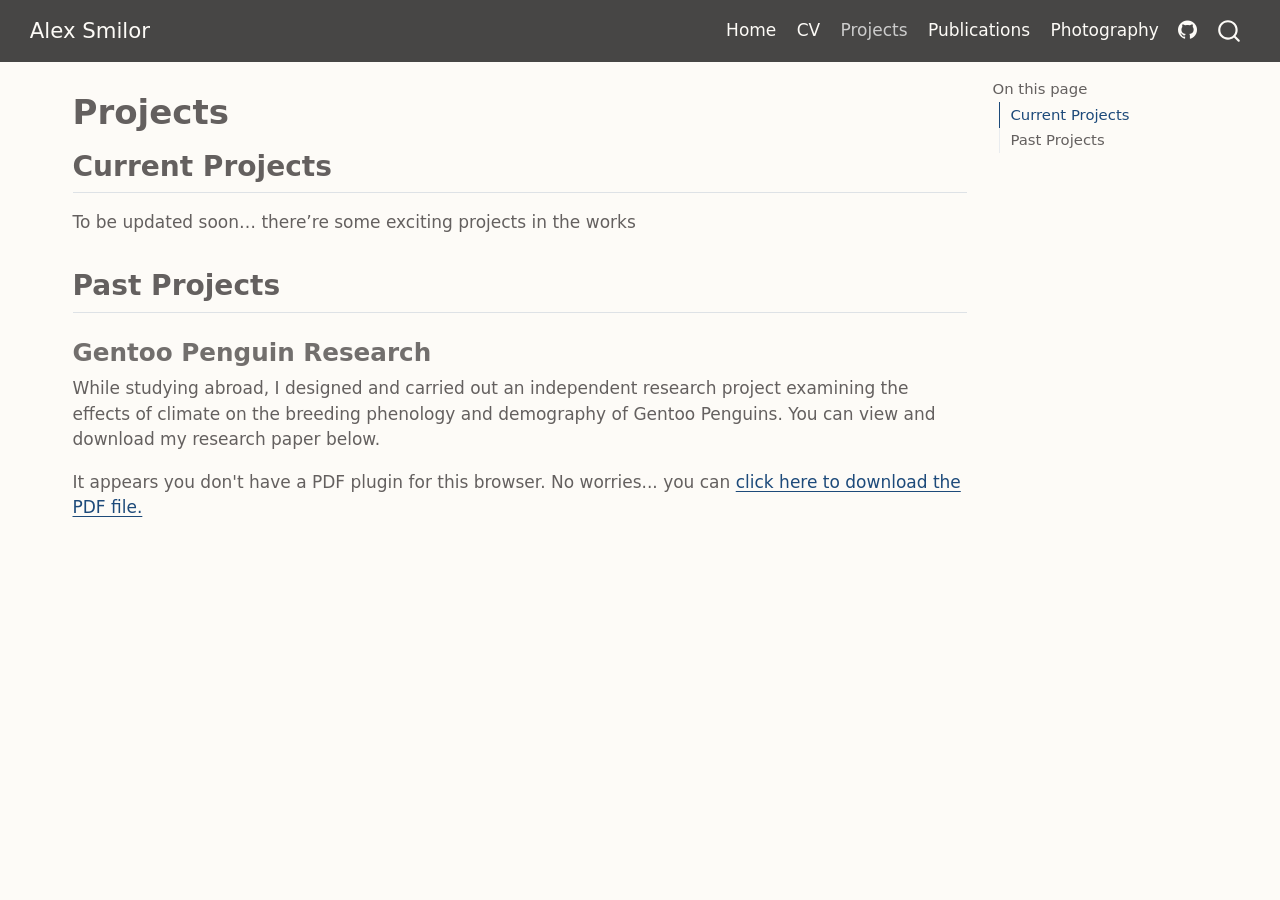
<file: docs/Projects.html>
<!DOCTYPE html>
<html xmlns="http://www.w3.org/1999/xhtml" lang="en" xml:lang="en"><head>

<meta charset="utf-8">
<meta name="generator" content="quarto-1.5.57">

<meta name="viewport" content="width=device-width, initial-scale=1.0, user-scalable=yes">


<title>Projects – Alex Smilor</title>
<style>
code{white-space: pre-wrap;}
span.smallcaps{font-variant: small-caps;}
div.columns{display: flex; gap: min(4vw, 1.5em);}
div.column{flex: auto; overflow-x: auto;}
div.hanging-indent{margin-left: 1.5em; text-indent: -1.5em;}
ul.task-list{list-style: none;}
ul.task-list li input[type="checkbox"] {
  width: 0.8em;
  margin: 0 0.8em 0.2em -1em; /* quarto-specific, see https://github.com/quarto-dev/quarto-cli/issues/4556 */ 
  vertical-align: middle;
}
</style>


<script src="site_libs/quarto-nav/quarto-nav.js"></script>
<script src="site_libs/quarto-nav/headroom.min.js"></script>
<script src="site_libs/clipboard/clipboard.min.js"></script>
<script src="site_libs/quarto-search/autocomplete.umd.js"></script>
<script src="site_libs/quarto-search/fuse.min.js"></script>
<script src="site_libs/quarto-search/quarto-search.js"></script>
<meta name="quarto:offset" content="./">
<link href="./imgs/Smilor_Favicon.png" rel="icon" type="image/png">
<script src="site_libs/quarto-html/quarto.js"></script>
<script src="site_libs/quarto-html/popper.min.js"></script>
<script src="site_libs/quarto-html/tippy.umd.min.js"></script>
<script src="site_libs/quarto-html/anchor.min.js"></script>
<link href="site_libs/quarto-html/tippy.css" rel="stylesheet">
<link href="site_libs/quarto-html/quarto-syntax-highlighting.css" rel="stylesheet" id="quarto-text-highlighting-styles">
<script src="site_libs/bootstrap/bootstrap.min.js"></script>
<link href="site_libs/bootstrap/bootstrap-icons.css" rel="stylesheet">
<link href="site_libs/bootstrap/bootstrap.min.css" rel="stylesheet" id="quarto-bootstrap" data-mode="light">
<script id="quarto-search-options" type="application/json">{
  "location": "navbar",
  "copy-button": false,
  "collapse-after": 3,
  "panel-placement": "end",
  "type": "overlay",
  "limit": 50,
  "keyboard-shortcut": [
    "f",
    "/",
    "s"
  ],
  "show-item-context": false,
  "language": {
    "search-no-results-text": "No results",
    "search-matching-documents-text": "matching documents",
    "search-copy-link-title": "Copy link to search",
    "search-hide-matches-text": "Hide additional matches",
    "search-more-match-text": "more match in this document",
    "search-more-matches-text": "more matches in this document",
    "search-clear-button-title": "Clear",
    "search-text-placeholder": "",
    "search-detached-cancel-button-title": "Cancel",
    "search-submit-button-title": "Submit",
    "search-label": "Search"
  }
}</script>


</head>

<body class="nav-fixed">

<div id="quarto-search-results"></div>
  <header id="quarto-header" class="headroom fixed-top">
    <nav class="navbar navbar-expand-lg " data-bs-theme="dark">
      <div class="navbar-container container-fluid">
      <div class="navbar-brand-container mx-auto">
    <a class="navbar-brand" href="./index.html">
    <span class="navbar-title">Alex Smilor</span>
    </a>
  </div>
            <div id="quarto-search" class="" title="Search"></div>
          <button class="navbar-toggler" type="button" data-bs-toggle="collapse" data-bs-target="#navbarCollapse" aria-controls="navbarCollapse" role="menu" aria-expanded="false" aria-label="Toggle navigation" onclick="if (window.quartoToggleHeadroom) { window.quartoToggleHeadroom(); }">
  <span class="navbar-toggler-icon"></span>
</button>
          <div class="collapse navbar-collapse" id="navbarCollapse">
            <ul class="navbar-nav navbar-nav-scroll ms-auto">
  <li class="nav-item">
    <a class="nav-link" href="./index.html"> 
<span class="menu-text">Home</span></a>
  </li>  
  <li class="nav-item">
    <a class="nav-link" href="./CV.html"> 
<span class="menu-text">CV</span></a>
  </li>  
  <li class="nav-item">
    <a class="nav-link active" href="./Projects.html" aria-current="page"> 
<span class="menu-text">Projects</span></a>
  </li>  
  <li class="nav-item">
    <a class="nav-link" href="./Publications.html"> 
<span class="menu-text">Publications</span></a>
  </li>  
  <li class="nav-item">
    <a class="nav-link" href="./Gallery.html"> 
<span class="menu-text">Photography</span></a>
  </li>  
  <li class="nav-item compact">
    <a class="nav-link" href="https://github.com/alexws23/alexws23.github.io" target="_blank"> <i class="bi bi-github" role="img">
</i> 
<span class="menu-text"></span></a>
  </li>  
</ul>
          </div> <!-- /navcollapse -->
            <div class="quarto-navbar-tools">
</div>
      </div> <!-- /container-fluid -->
    </nav>
</header>
<!-- content -->
<div id="quarto-content" class="quarto-container page-columns page-rows-contents page-layout-full page-navbar">
<!-- sidebar -->
<!-- margin-sidebar -->
    <div id="quarto-margin-sidebar" class="sidebar margin-sidebar">
        <nav id="TOC" role="doc-toc" class="toc-active">
    <h2 id="toc-title">On this page</h2>
   
  <ul>
  <li><a href="#current-projects" id="toc-current-projects" class="nav-link active" data-scroll-target="#current-projects">Current Projects</a></li>
  <li><a href="#past-projects" id="toc-past-projects" class="nav-link" data-scroll-target="#past-projects">Past Projects</a>
  <ul class="collapse">
  <li><a href="#gentoo-penguin-research" id="toc-gentoo-penguin-research" class="nav-link" data-scroll-target="#gentoo-penguin-research">Gentoo Penguin Research</a></li>
  </ul></li>
  </ul>
</nav>
    </div>
<!-- main -->
<main class="content column-page-left" id="quarto-document-content">

<header id="title-block-header" class="quarto-title-block default">
<div class="quarto-title">
<h1 class="title">Projects</h1>
</div>



<div class="quarto-title-meta column-page-left">

    
  
    
  </div>
  


</header>


<section id="current-projects" class="level2">
<h2 class="anchored" data-anchor-id="current-projects">Current Projects</h2>
<p>To be updated soon… there’re some exciting projects in the works</p>
</section>
<section id="past-projects" class="level2">
<h2 class="anchored" data-anchor-id="past-projects">Past Projects</h2>
<section id="gentoo-penguin-research" class="level3">
<h3 class="anchored" data-anchor-id="gentoo-penguin-research">Gentoo Penguin Research</h3>
<p>While studying abroad, I designed and carried out an independent research project examining the effects of climate on the breeding phenology and demography of Gentoo Penguins. You can view and download my research paper below.</p>
<object data="media/Smilor_Alex_InformeFinal.pdf" type="application/pdf" width="100%" height="100%" style="min-height:100vh;">
    <p>It appears you don't have a PDF plugin for this browser.
    No worries... you can <a href="media/Smilor_Alex_InformeFinal.pdf">click here to
    download the PDF file.</a></p>
</object>


</section>
</section>

</main> <!-- /main -->
<script id="quarto-html-after-body" type="application/javascript">
window.document.addEventListener("DOMContentLoaded", function (event) {
  const toggleBodyColorMode = (bsSheetEl) => {
    const mode = bsSheetEl.getAttribute("data-mode");
    const bodyEl = window.document.querySelector("body");
    if (mode === "dark") {
      bodyEl.classList.add("quarto-dark");
      bodyEl.classList.remove("quarto-light");
    } else {
      bodyEl.classList.add("quarto-light");
      bodyEl.classList.remove("quarto-dark");
    }
  }
  const toggleBodyColorPrimary = () => {
    const bsSheetEl = window.document.querySelector("link#quarto-bootstrap");
    if (bsSheetEl) {
      toggleBodyColorMode(bsSheetEl);
    }
  }
  toggleBodyColorPrimary();  
  const icon = "";
  const anchorJS = new window.AnchorJS();
  anchorJS.options = {
    placement: 'right',
    icon: icon
  };
  anchorJS.add('.anchored');
  const isCodeAnnotation = (el) => {
    for (const clz of el.classList) {
      if (clz.startsWith('code-annotation-')) {                     
        return true;
      }
    }
    return false;
  }
  const onCopySuccess = function(e) {
    // button target
    const button = e.trigger;
    // don't keep focus
    button.blur();
    // flash "checked"
    button.classList.add('code-copy-button-checked');
    var currentTitle = button.getAttribute("title");
    button.setAttribute("title", "Copied!");
    let tooltip;
    if (window.bootstrap) {
      button.setAttribute("data-bs-toggle", "tooltip");
      button.setAttribute("data-bs-placement", "left");
      button.setAttribute("data-bs-title", "Copied!");
      tooltip = new bootstrap.Tooltip(button, 
        { trigger: "manual", 
          customClass: "code-copy-button-tooltip",
          offset: [0, -8]});
      tooltip.show();    
    }
    setTimeout(function() {
      if (tooltip) {
        tooltip.hide();
        button.removeAttribute("data-bs-title");
        button.removeAttribute("data-bs-toggle");
        button.removeAttribute("data-bs-placement");
      }
      button.setAttribute("title", currentTitle);
      button.classList.remove('code-copy-button-checked');
    }, 1000);
    // clear code selection
    e.clearSelection();
  }
  const getTextToCopy = function(trigger) {
      const codeEl = trigger.previousElementSibling.cloneNode(true);
      for (const childEl of codeEl.children) {
        if (isCodeAnnotation(childEl)) {
          childEl.remove();
        }
      }
      return codeEl.innerText;
  }
  const clipboard = new window.ClipboardJS('.code-copy-button:not([data-in-quarto-modal])', {
    text: getTextToCopy
  });
  clipboard.on('success', onCopySuccess);
  if (window.document.getElementById('quarto-embedded-source-code-modal')) {
    // For code content inside modals, clipBoardJS needs to be initialized with a container option
    // TODO: Check when it could be a function (https://github.com/zenorocha/clipboard.js/issues/860)
    const clipboardModal = new window.ClipboardJS('.code-copy-button[data-in-quarto-modal]', {
      text: getTextToCopy,
      container: window.document.getElementById('quarto-embedded-source-code-modal')
    });
    clipboardModal.on('success', onCopySuccess);
  }
    var localhostRegex = new RegExp(/^(?:http|https):\/\/localhost\:?[0-9]*\//);
    var mailtoRegex = new RegExp(/^mailto:/);
      var filterRegex = new RegExp('/' + window.location.host + '/');
    var isInternal = (href) => {
        return filterRegex.test(href) || localhostRegex.test(href) || mailtoRegex.test(href);
    }
    // Inspect non-navigation links and adorn them if external
 	var links = window.document.querySelectorAll('a[href]:not(.nav-link):not(.navbar-brand):not(.toc-action):not(.sidebar-link):not(.sidebar-item-toggle):not(.pagination-link):not(.no-external):not([aria-hidden]):not(.dropdown-item):not(.quarto-navigation-tool):not(.about-link)');
    for (var i=0; i<links.length; i++) {
      const link = links[i];
      if (!isInternal(link.href)) {
        // undo the damage that might have been done by quarto-nav.js in the case of
        // links that we want to consider external
        if (link.dataset.originalHref !== undefined) {
          link.href = link.dataset.originalHref;
        }
      }
    }
  function tippyHover(el, contentFn, onTriggerFn, onUntriggerFn) {
    const config = {
      allowHTML: true,
      maxWidth: 500,
      delay: 100,
      arrow: false,
      appendTo: function(el) {
          return el.parentElement;
      },
      interactive: true,
      interactiveBorder: 10,
      theme: 'quarto',
      placement: 'bottom-start',
    };
    if (contentFn) {
      config.content = contentFn;
    }
    if (onTriggerFn) {
      config.onTrigger = onTriggerFn;
    }
    if (onUntriggerFn) {
      config.onUntrigger = onUntriggerFn;
    }
    window.tippy(el, config); 
  }
  const noterefs = window.document.querySelectorAll('a[role="doc-noteref"]');
  for (var i=0; i<noterefs.length; i++) {
    const ref = noterefs[i];
    tippyHover(ref, function() {
      // use id or data attribute instead here
      let href = ref.getAttribute('data-footnote-href') || ref.getAttribute('href');
      try { href = new URL(href).hash; } catch {}
      const id = href.replace(/^#\/?/, "");
      const note = window.document.getElementById(id);
      if (note) {
        return note.innerHTML;
      } else {
        return "";
      }
    });
  }
  const xrefs = window.document.querySelectorAll('a.quarto-xref');
  const processXRef = (id, note) => {
    // Strip column container classes
    const stripColumnClz = (el) => {
      el.classList.remove("page-full", "page-columns");
      if (el.children) {
        for (const child of el.children) {
          stripColumnClz(child);
        }
      }
    }
    stripColumnClz(note)
    if (id === null || id.startsWith('sec-')) {
      // Special case sections, only their first couple elements
      const container = document.createElement("div");
      if (note.children && note.children.length > 2) {
        container.appendChild(note.children[0].cloneNode(true));
        for (let i = 1; i < note.children.length; i++) {
          const child = note.children[i];
          if (child.tagName === "P" && child.innerText === "") {
            continue;
          } else {
            container.appendChild(child.cloneNode(true));
            break;
          }
        }
        if (window.Quarto?.typesetMath) {
          window.Quarto.typesetMath(container);
        }
        return container.innerHTML
      } else {
        if (window.Quarto?.typesetMath) {
          window.Quarto.typesetMath(note);
        }
        return note.innerHTML;
      }
    } else {
      // Remove any anchor links if they are present
      const anchorLink = note.querySelector('a.anchorjs-link');
      if (anchorLink) {
        anchorLink.remove();
      }
      if (window.Quarto?.typesetMath) {
        window.Quarto.typesetMath(note);
      }
      // TODO in 1.5, we should make sure this works without a callout special case
      if (note.classList.contains("callout")) {
        return note.outerHTML;
      } else {
        return note.innerHTML;
      }
    }
  }
  for (var i=0; i<xrefs.length; i++) {
    const xref = xrefs[i];
    tippyHover(xref, undefined, function(instance) {
      instance.disable();
      let url = xref.getAttribute('href');
      let hash = undefined; 
      if (url.startsWith('#')) {
        hash = url;
      } else {
        try { hash = new URL(url).hash; } catch {}
      }
      if (hash) {
        const id = hash.replace(/^#\/?/, "");
        const note = window.document.getElementById(id);
        if (note !== null) {
          try {
            const html = processXRef(id, note.cloneNode(true));
            instance.setContent(html);
          } finally {
            instance.enable();
            instance.show();
          }
        } else {
          // See if we can fetch this
          fetch(url.split('#')[0])
          .then(res => res.text())
          .then(html => {
            const parser = new DOMParser();
            const htmlDoc = parser.parseFromString(html, "text/html");
            const note = htmlDoc.getElementById(id);
            if (note !== null) {
              const html = processXRef(id, note);
              instance.setContent(html);
            } 
          }).finally(() => {
            instance.enable();
            instance.show();
          });
        }
      } else {
        // See if we can fetch a full url (with no hash to target)
        // This is a special case and we should probably do some content thinning / targeting
        fetch(url)
        .then(res => res.text())
        .then(html => {
          const parser = new DOMParser();
          const htmlDoc = parser.parseFromString(html, "text/html");
          const note = htmlDoc.querySelector('main.content');
          if (note !== null) {
            // This should only happen for chapter cross references
            // (since there is no id in the URL)
            // remove the first header
            if (note.children.length > 0 && note.children[0].tagName === "HEADER") {
              note.children[0].remove();
            }
            const html = processXRef(null, note);
            instance.setContent(html);
          } 
        }).finally(() => {
          instance.enable();
          instance.show();
        });
      }
    }, function(instance) {
    });
  }
      let selectedAnnoteEl;
      const selectorForAnnotation = ( cell, annotation) => {
        let cellAttr = 'data-code-cell="' + cell + '"';
        let lineAttr = 'data-code-annotation="' +  annotation + '"';
        const selector = 'span[' + cellAttr + '][' + lineAttr + ']';
        return selector;
      }
      const selectCodeLines = (annoteEl) => {
        const doc = window.document;
        const targetCell = annoteEl.getAttribute("data-target-cell");
        const targetAnnotation = annoteEl.getAttribute("data-target-annotation");
        const annoteSpan = window.document.querySelector(selectorForAnnotation(targetCell, targetAnnotation));
        const lines = annoteSpan.getAttribute("data-code-lines").split(",");
        const lineIds = lines.map((line) => {
          return targetCell + "-" + line;
        })
        let top = null;
        let height = null;
        let parent = null;
        if (lineIds.length > 0) {
            //compute the position of the single el (top and bottom and make a div)
            const el = window.document.getElementById(lineIds[0]);
            top = el.offsetTop;
            height = el.offsetHeight;
            parent = el.parentElement.parentElement;
          if (lineIds.length > 1) {
            const lastEl = window.document.getElementById(lineIds[lineIds.length - 1]);
            const bottom = lastEl.offsetTop + lastEl.offsetHeight;
            height = bottom - top;
          }
          if (top !== null && height !== null && parent !== null) {
            // cook up a div (if necessary) and position it 
            let div = window.document.getElementById("code-annotation-line-highlight");
            if (div === null) {
              div = window.document.createElement("div");
              div.setAttribute("id", "code-annotation-line-highlight");
              div.style.position = 'absolute';
              parent.appendChild(div);
            }
            div.style.top = top - 2 + "px";
            div.style.height = height + 4 + "px";
            div.style.left = 0;
            let gutterDiv = window.document.getElementById("code-annotation-line-highlight-gutter");
            if (gutterDiv === null) {
              gutterDiv = window.document.createElement("div");
              gutterDiv.setAttribute("id", "code-annotation-line-highlight-gutter");
              gutterDiv.style.position = 'absolute';
              const codeCell = window.document.getElementById(targetCell);
              const gutter = codeCell.querySelector('.code-annotation-gutter');
              gutter.appendChild(gutterDiv);
            }
            gutterDiv.style.top = top - 2 + "px";
            gutterDiv.style.height = height + 4 + "px";
          }
          selectedAnnoteEl = annoteEl;
        }
      };
      const unselectCodeLines = () => {
        const elementsIds = ["code-annotation-line-highlight", "code-annotation-line-highlight-gutter"];
        elementsIds.forEach((elId) => {
          const div = window.document.getElementById(elId);
          if (div) {
            div.remove();
          }
        });
        selectedAnnoteEl = undefined;
      };
        // Handle positioning of the toggle
    window.addEventListener(
      "resize",
      throttle(() => {
        elRect = undefined;
        if (selectedAnnoteEl) {
          selectCodeLines(selectedAnnoteEl);
        }
      }, 10)
    );
    function throttle(fn, ms) {
    let throttle = false;
    let timer;
      return (...args) => {
        if(!throttle) { // first call gets through
            fn.apply(this, args);
            throttle = true;
        } else { // all the others get throttled
            if(timer) clearTimeout(timer); // cancel #2
            timer = setTimeout(() => {
              fn.apply(this, args);
              timer = throttle = false;
            }, ms);
        }
      };
    }
      // Attach click handler to the DT
      const annoteDls = window.document.querySelectorAll('dt[data-target-cell]');
      for (const annoteDlNode of annoteDls) {
        annoteDlNode.addEventListener('click', (event) => {
          const clickedEl = event.target;
          if (clickedEl !== selectedAnnoteEl) {
            unselectCodeLines();
            const activeEl = window.document.querySelector('dt[data-target-cell].code-annotation-active');
            if (activeEl) {
              activeEl.classList.remove('code-annotation-active');
            }
            selectCodeLines(clickedEl);
            clickedEl.classList.add('code-annotation-active');
          } else {
            // Unselect the line
            unselectCodeLines();
            clickedEl.classList.remove('code-annotation-active');
          }
        });
      }
  const findCites = (el) => {
    const parentEl = el.parentElement;
    if (parentEl) {
      const cites = parentEl.dataset.cites;
      if (cites) {
        return {
          el,
          cites: cites.split(' ')
        };
      } else {
        return findCites(el.parentElement)
      }
    } else {
      return undefined;
    }
  };
  var bibliorefs = window.document.querySelectorAll('a[role="doc-biblioref"]');
  for (var i=0; i<bibliorefs.length; i++) {
    const ref = bibliorefs[i];
    const citeInfo = findCites(ref);
    if (citeInfo) {
      tippyHover(citeInfo.el, function() {
        var popup = window.document.createElement('div');
        citeInfo.cites.forEach(function(cite) {
          var citeDiv = window.document.createElement('div');
          citeDiv.classList.add('hanging-indent');
          citeDiv.classList.add('csl-entry');
          var biblioDiv = window.document.getElementById('ref-' + cite);
          if (biblioDiv) {
            citeDiv.innerHTML = biblioDiv.innerHTML;
          }
          popup.appendChild(citeDiv);
        });
        return popup.innerHTML;
      });
    }
  }
});
</script>
</div> <!-- /content -->




</body></html>
</file>
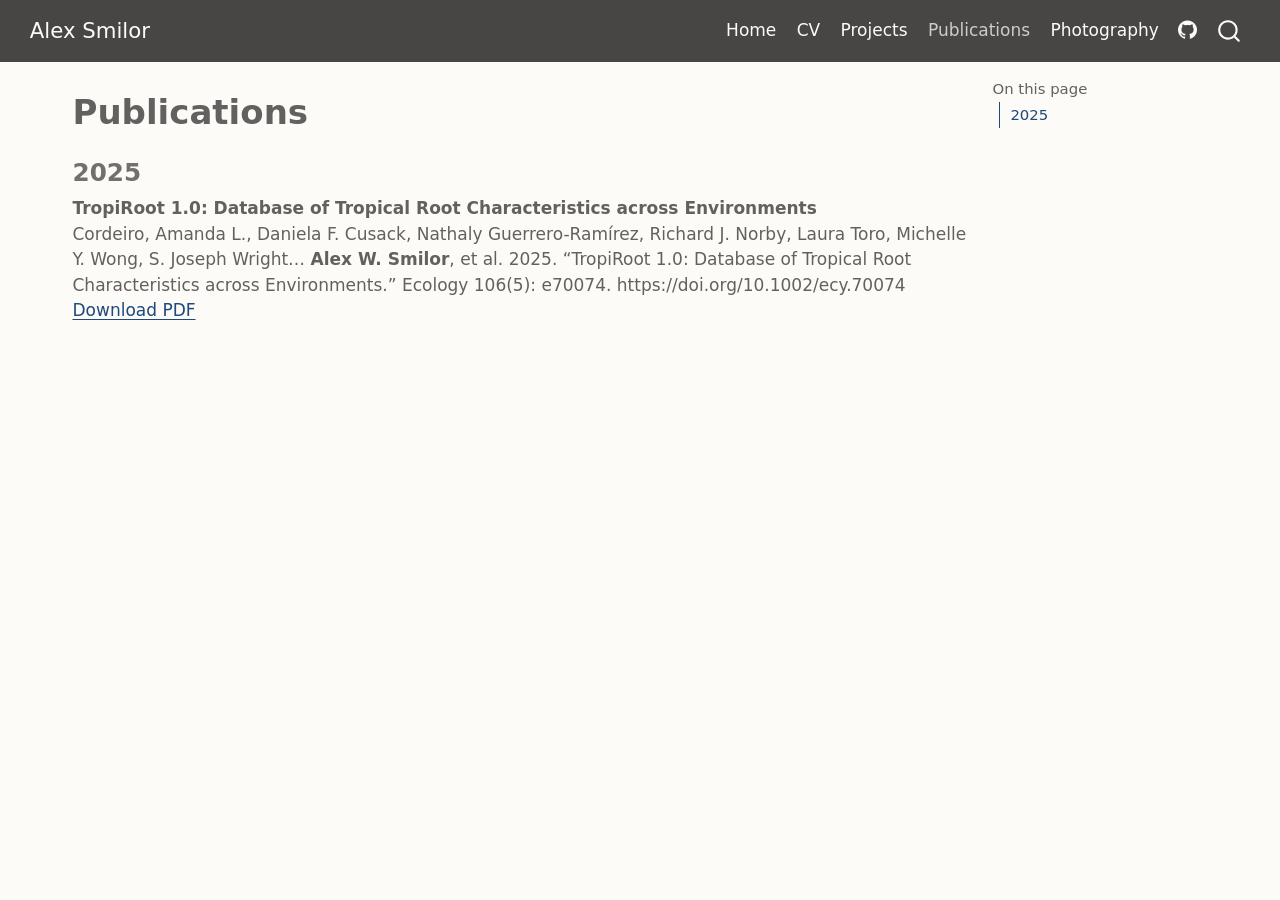
<file: docs/Publications.html>
<!DOCTYPE html>
<html xmlns="http://www.w3.org/1999/xhtml" lang="en" xml:lang="en"><head>

<meta charset="utf-8">
<meta name="generator" content="quarto-1.5.57">

<meta name="viewport" content="width=device-width, initial-scale=1.0, user-scalable=yes">


<title>Publications – Alex Smilor</title>
<style>
code{white-space: pre-wrap;}
span.smallcaps{font-variant: small-caps;}
div.columns{display: flex; gap: min(4vw, 1.5em);}
div.column{flex: auto; overflow-x: auto;}
div.hanging-indent{margin-left: 1.5em; text-indent: -1.5em;}
ul.task-list{list-style: none;}
ul.task-list li input[type="checkbox"] {
  width: 0.8em;
  margin: 0 0.8em 0.2em -1em; /* quarto-specific, see https://github.com/quarto-dev/quarto-cli/issues/4556 */ 
  vertical-align: middle;
}
</style>


<script src="site_libs/quarto-nav/quarto-nav.js"></script>
<script src="site_libs/quarto-nav/headroom.min.js"></script>
<script src="site_libs/clipboard/clipboard.min.js"></script>
<script src="site_libs/quarto-search/autocomplete.umd.js"></script>
<script src="site_libs/quarto-search/fuse.min.js"></script>
<script src="site_libs/quarto-search/quarto-search.js"></script>
<meta name="quarto:offset" content="./">
<link href="./imgs/Smilor_Favicon.png" rel="icon" type="image/png">
<script src="site_libs/quarto-html/quarto.js"></script>
<script src="site_libs/quarto-html/popper.min.js"></script>
<script src="site_libs/quarto-html/tippy.umd.min.js"></script>
<script src="site_libs/quarto-html/anchor.min.js"></script>
<link href="site_libs/quarto-html/tippy.css" rel="stylesheet">
<link href="site_libs/quarto-html/quarto-syntax-highlighting.css" rel="stylesheet" id="quarto-text-highlighting-styles">
<script src="site_libs/bootstrap/bootstrap.min.js"></script>
<link href="site_libs/bootstrap/bootstrap-icons.css" rel="stylesheet">
<link href="site_libs/bootstrap/bootstrap.min.css" rel="stylesheet" id="quarto-bootstrap" data-mode="light">
<script id="quarto-search-options" type="application/json">{
  "location": "navbar",
  "copy-button": false,
  "collapse-after": 3,
  "panel-placement": "end",
  "type": "overlay",
  "limit": 50,
  "keyboard-shortcut": [
    "f",
    "/",
    "s"
  ],
  "show-item-context": false,
  "language": {
    "search-no-results-text": "No results",
    "search-matching-documents-text": "matching documents",
    "search-copy-link-title": "Copy link to search",
    "search-hide-matches-text": "Hide additional matches",
    "search-more-match-text": "more match in this document",
    "search-more-matches-text": "more matches in this document",
    "search-clear-button-title": "Clear",
    "search-text-placeholder": "",
    "search-detached-cancel-button-title": "Cancel",
    "search-submit-button-title": "Submit",
    "search-label": "Search"
  }
}</script>


</head>

<body class="nav-fixed">

<div id="quarto-search-results"></div>
  <header id="quarto-header" class="headroom fixed-top">
    <nav class="navbar navbar-expand-lg " data-bs-theme="dark">
      <div class="navbar-container container-fluid">
      <div class="navbar-brand-container mx-auto">
    <a class="navbar-brand" href="./index.html">
    <span class="navbar-title">Alex Smilor</span>
    </a>
  </div>
            <div id="quarto-search" class="" title="Search"></div>
          <button class="navbar-toggler" type="button" data-bs-toggle="collapse" data-bs-target="#navbarCollapse" aria-controls="navbarCollapse" role="menu" aria-expanded="false" aria-label="Toggle navigation" onclick="if (window.quartoToggleHeadroom) { window.quartoToggleHeadroom(); }">
  <span class="navbar-toggler-icon"></span>
</button>
          <div class="collapse navbar-collapse" id="navbarCollapse">
            <ul class="navbar-nav navbar-nav-scroll ms-auto">
  <li class="nav-item">
    <a class="nav-link" href="./index.html"> 
<span class="menu-text">Home</span></a>
  </li>  
  <li class="nav-item">
    <a class="nav-link" href="./CV.html"> 
<span class="menu-text">CV</span></a>
  </li>  
  <li class="nav-item">
    <a class="nav-link" href="./Projects.html"> 
<span class="menu-text">Projects</span></a>
  </li>  
  <li class="nav-item">
    <a class="nav-link active" href="./Publications.html" aria-current="page"> 
<span class="menu-text">Publications</span></a>
  </li>  
  <li class="nav-item">
    <a class="nav-link" href="./Gallery.html"> 
<span class="menu-text">Photography</span></a>
  </li>  
  <li class="nav-item compact">
    <a class="nav-link" href="https://github.com/alexws23/alexws23.github.io" target="_blank"> <i class="bi bi-github" role="img">
</i> 
<span class="menu-text"></span></a>
  </li>  
</ul>
          </div> <!-- /navcollapse -->
            <div class="quarto-navbar-tools">
</div>
      </div> <!-- /container-fluid -->
    </nav>
</header>
<!-- content -->
<div id="quarto-content" class="quarto-container page-columns page-rows-contents page-layout-full page-navbar">
<!-- sidebar -->
<!-- margin-sidebar -->
    <div id="quarto-margin-sidebar" class="sidebar margin-sidebar">
        <nav id="TOC" role="doc-toc" class="toc-active">
    <h2 id="toc-title">On this page</h2>
   
  <ul>
  <li><a href="#section" id="toc-section" class="nav-link active" data-scroll-target="#section">2025</a></li>
  </ul>
</nav>
    </div>
<!-- main -->
<main class="content column-page-left" id="quarto-document-content">

<header id="title-block-header" class="quarto-title-block default">
<div class="quarto-title">
<h1 class="title">Publications</h1>
</div>



<div class="quarto-title-meta column-page-left">

    
  
    
  </div>
  


</header>


<section id="section" class="level3">
<h3 class="anchored" data-anchor-id="section">2025</h3>
<p><strong>TropiRoot 1.0: Database of Tropical Root Characteristics across Environments</strong><br>
Cordeiro, Amanda L., Daniela F. Cusack, Nathaly Guerrero-Ramírez, Richard J. Norby, Laura Toro, Michelle Y. Wong, S. Joseph Wright… <strong>Alex W. Smilor</strong>, et al.&nbsp;2025. “TropiRoot 1.0: Database of Tropical Root Characteristics across Environments.” Ecology 106(5): e70074. https://doi.org/10.1002/ecy.70074<br>
<a href="media/TropiRoot_Database.pdf" download="">Download PDF</a></p>


</section>

</main> <!-- /main -->
<script id="quarto-html-after-body" type="application/javascript">
window.document.addEventListener("DOMContentLoaded", function (event) {
  const toggleBodyColorMode = (bsSheetEl) => {
    const mode = bsSheetEl.getAttribute("data-mode");
    const bodyEl = window.document.querySelector("body");
    if (mode === "dark") {
      bodyEl.classList.add("quarto-dark");
      bodyEl.classList.remove("quarto-light");
    } else {
      bodyEl.classList.add("quarto-light");
      bodyEl.classList.remove("quarto-dark");
    }
  }
  const toggleBodyColorPrimary = () => {
    const bsSheetEl = window.document.querySelector("link#quarto-bootstrap");
    if (bsSheetEl) {
      toggleBodyColorMode(bsSheetEl);
    }
  }
  toggleBodyColorPrimary();  
  const icon = "";
  const anchorJS = new window.AnchorJS();
  anchorJS.options = {
    placement: 'right',
    icon: icon
  };
  anchorJS.add('.anchored');
  const isCodeAnnotation = (el) => {
    for (const clz of el.classList) {
      if (clz.startsWith('code-annotation-')) {                     
        return true;
      }
    }
    return false;
  }
  const onCopySuccess = function(e) {
    // button target
    const button = e.trigger;
    // don't keep focus
    button.blur();
    // flash "checked"
    button.classList.add('code-copy-button-checked');
    var currentTitle = button.getAttribute("title");
    button.setAttribute("title", "Copied!");
    let tooltip;
    if (window.bootstrap) {
      button.setAttribute("data-bs-toggle", "tooltip");
      button.setAttribute("data-bs-placement", "left");
      button.setAttribute("data-bs-title", "Copied!");
      tooltip = new bootstrap.Tooltip(button, 
        { trigger: "manual", 
          customClass: "code-copy-button-tooltip",
          offset: [0, -8]});
      tooltip.show();    
    }
    setTimeout(function() {
      if (tooltip) {
        tooltip.hide();
        button.removeAttribute("data-bs-title");
        button.removeAttribute("data-bs-toggle");
        button.removeAttribute("data-bs-placement");
      }
      button.setAttribute("title", currentTitle);
      button.classList.remove('code-copy-button-checked');
    }, 1000);
    // clear code selection
    e.clearSelection();
  }
  const getTextToCopy = function(trigger) {
      const codeEl = trigger.previousElementSibling.cloneNode(true);
      for (const childEl of codeEl.children) {
        if (isCodeAnnotation(childEl)) {
          childEl.remove();
        }
      }
      return codeEl.innerText;
  }
  const clipboard = new window.ClipboardJS('.code-copy-button:not([data-in-quarto-modal])', {
    text: getTextToCopy
  });
  clipboard.on('success', onCopySuccess);
  if (window.document.getElementById('quarto-embedded-source-code-modal')) {
    // For code content inside modals, clipBoardJS needs to be initialized with a container option
    // TODO: Check when it could be a function (https://github.com/zenorocha/clipboard.js/issues/860)
    const clipboardModal = new window.ClipboardJS('.code-copy-button[data-in-quarto-modal]', {
      text: getTextToCopy,
      container: window.document.getElementById('quarto-embedded-source-code-modal')
    });
    clipboardModal.on('success', onCopySuccess);
  }
    var localhostRegex = new RegExp(/^(?:http|https):\/\/localhost\:?[0-9]*\//);
    var mailtoRegex = new RegExp(/^mailto:/);
      var filterRegex = new RegExp('/' + window.location.host + '/');
    var isInternal = (href) => {
        return filterRegex.test(href) || localhostRegex.test(href) || mailtoRegex.test(href);
    }
    // Inspect non-navigation links and adorn them if external
 	var links = window.document.querySelectorAll('a[href]:not(.nav-link):not(.navbar-brand):not(.toc-action):not(.sidebar-link):not(.sidebar-item-toggle):not(.pagination-link):not(.no-external):not([aria-hidden]):not(.dropdown-item):not(.quarto-navigation-tool):not(.about-link)');
    for (var i=0; i<links.length; i++) {
      const link = links[i];
      if (!isInternal(link.href)) {
        // undo the damage that might have been done by quarto-nav.js in the case of
        // links that we want to consider external
        if (link.dataset.originalHref !== undefined) {
          link.href = link.dataset.originalHref;
        }
      }
    }
  function tippyHover(el, contentFn, onTriggerFn, onUntriggerFn) {
    const config = {
      allowHTML: true,
      maxWidth: 500,
      delay: 100,
      arrow: false,
      appendTo: function(el) {
          return el.parentElement;
      },
      interactive: true,
      interactiveBorder: 10,
      theme: 'quarto',
      placement: 'bottom-start',
    };
    if (contentFn) {
      config.content = contentFn;
    }
    if (onTriggerFn) {
      config.onTrigger = onTriggerFn;
    }
    if (onUntriggerFn) {
      config.onUntrigger = onUntriggerFn;
    }
    window.tippy(el, config); 
  }
  const noterefs = window.document.querySelectorAll('a[role="doc-noteref"]');
  for (var i=0; i<noterefs.length; i++) {
    const ref = noterefs[i];
    tippyHover(ref, function() {
      // use id or data attribute instead here
      let href = ref.getAttribute('data-footnote-href') || ref.getAttribute('href');
      try { href = new URL(href).hash; } catch {}
      const id = href.replace(/^#\/?/, "");
      const note = window.document.getElementById(id);
      if (note) {
        return note.innerHTML;
      } else {
        return "";
      }
    });
  }
  const xrefs = window.document.querySelectorAll('a.quarto-xref');
  const processXRef = (id, note) => {
    // Strip column container classes
    const stripColumnClz = (el) => {
      el.classList.remove("page-full", "page-columns");
      if (el.children) {
        for (const child of el.children) {
          stripColumnClz(child);
        }
      }
    }
    stripColumnClz(note)
    if (id === null || id.startsWith('sec-')) {
      // Special case sections, only their first couple elements
      const container = document.createElement("div");
      if (note.children && note.children.length > 2) {
        container.appendChild(note.children[0].cloneNode(true));
        for (let i = 1; i < note.children.length; i++) {
          const child = note.children[i];
          if (child.tagName === "P" && child.innerText === "") {
            continue;
          } else {
            container.appendChild(child.cloneNode(true));
            break;
          }
        }
        if (window.Quarto?.typesetMath) {
          window.Quarto.typesetMath(container);
        }
        return container.innerHTML
      } else {
        if (window.Quarto?.typesetMath) {
          window.Quarto.typesetMath(note);
        }
        return note.innerHTML;
      }
    } else {
      // Remove any anchor links if they are present
      const anchorLink = note.querySelector('a.anchorjs-link');
      if (anchorLink) {
        anchorLink.remove();
      }
      if (window.Quarto?.typesetMath) {
        window.Quarto.typesetMath(note);
      }
      // TODO in 1.5, we should make sure this works without a callout special case
      if (note.classList.contains("callout")) {
        return note.outerHTML;
      } else {
        return note.innerHTML;
      }
    }
  }
  for (var i=0; i<xrefs.length; i++) {
    const xref = xrefs[i];
    tippyHover(xref, undefined, function(instance) {
      instance.disable();
      let url = xref.getAttribute('href');
      let hash = undefined; 
      if (url.startsWith('#')) {
        hash = url;
      } else {
        try { hash = new URL(url).hash; } catch {}
      }
      if (hash) {
        const id = hash.replace(/^#\/?/, "");
        const note = window.document.getElementById(id);
        if (note !== null) {
          try {
            const html = processXRef(id, note.cloneNode(true));
            instance.setContent(html);
          } finally {
            instance.enable();
            instance.show();
          }
        } else {
          // See if we can fetch this
          fetch(url.split('#')[0])
          .then(res => res.text())
          .then(html => {
            const parser = new DOMParser();
            const htmlDoc = parser.parseFromString(html, "text/html");
            const note = htmlDoc.getElementById(id);
            if (note !== null) {
              const html = processXRef(id, note);
              instance.setContent(html);
            } 
          }).finally(() => {
            instance.enable();
            instance.show();
          });
        }
      } else {
        // See if we can fetch a full url (with no hash to target)
        // This is a special case and we should probably do some content thinning / targeting
        fetch(url)
        .then(res => res.text())
        .then(html => {
          const parser = new DOMParser();
          const htmlDoc = parser.parseFromString(html, "text/html");
          const note = htmlDoc.querySelector('main.content');
          if (note !== null) {
            // This should only happen for chapter cross references
            // (since there is no id in the URL)
            // remove the first header
            if (note.children.length > 0 && note.children[0].tagName === "HEADER") {
              note.children[0].remove();
            }
            const html = processXRef(null, note);
            instance.setContent(html);
          } 
        }).finally(() => {
          instance.enable();
          instance.show();
        });
      }
    }, function(instance) {
    });
  }
      let selectedAnnoteEl;
      const selectorForAnnotation = ( cell, annotation) => {
        let cellAttr = 'data-code-cell="' + cell + '"';
        let lineAttr = 'data-code-annotation="' +  annotation + '"';
        const selector = 'span[' + cellAttr + '][' + lineAttr + ']';
        return selector;
      }
      const selectCodeLines = (annoteEl) => {
        const doc = window.document;
        const targetCell = annoteEl.getAttribute("data-target-cell");
        const targetAnnotation = annoteEl.getAttribute("data-target-annotation");
        const annoteSpan = window.document.querySelector(selectorForAnnotation(targetCell, targetAnnotation));
        const lines = annoteSpan.getAttribute("data-code-lines").split(",");
        const lineIds = lines.map((line) => {
          return targetCell + "-" + line;
        })
        let top = null;
        let height = null;
        let parent = null;
        if (lineIds.length > 0) {
            //compute the position of the single el (top and bottom and make a div)
            const el = window.document.getElementById(lineIds[0]);
            top = el.offsetTop;
            height = el.offsetHeight;
            parent = el.parentElement.parentElement;
          if (lineIds.length > 1) {
            const lastEl = window.document.getElementById(lineIds[lineIds.length - 1]);
            const bottom = lastEl.offsetTop + lastEl.offsetHeight;
            height = bottom - top;
          }
          if (top !== null && height !== null && parent !== null) {
            // cook up a div (if necessary) and position it 
            let div = window.document.getElementById("code-annotation-line-highlight");
            if (div === null) {
              div = window.document.createElement("div");
              div.setAttribute("id", "code-annotation-line-highlight");
              div.style.position = 'absolute';
              parent.appendChild(div);
            }
            div.style.top = top - 2 + "px";
            div.style.height = height + 4 + "px";
            div.style.left = 0;
            let gutterDiv = window.document.getElementById("code-annotation-line-highlight-gutter");
            if (gutterDiv === null) {
              gutterDiv = window.document.createElement("div");
              gutterDiv.setAttribute("id", "code-annotation-line-highlight-gutter");
              gutterDiv.style.position = 'absolute';
              const codeCell = window.document.getElementById(targetCell);
              const gutter = codeCell.querySelector('.code-annotation-gutter');
              gutter.appendChild(gutterDiv);
            }
            gutterDiv.style.top = top - 2 + "px";
            gutterDiv.style.height = height + 4 + "px";
          }
          selectedAnnoteEl = annoteEl;
        }
      };
      const unselectCodeLines = () => {
        const elementsIds = ["code-annotation-line-highlight", "code-annotation-line-highlight-gutter"];
        elementsIds.forEach((elId) => {
          const div = window.document.getElementById(elId);
          if (div) {
            div.remove();
          }
        });
        selectedAnnoteEl = undefined;
      };
        // Handle positioning of the toggle
    window.addEventListener(
      "resize",
      throttle(() => {
        elRect = undefined;
        if (selectedAnnoteEl) {
          selectCodeLines(selectedAnnoteEl);
        }
      }, 10)
    );
    function throttle(fn, ms) {
    let throttle = false;
    let timer;
      return (...args) => {
        if(!throttle) { // first call gets through
            fn.apply(this, args);
            throttle = true;
        } else { // all the others get throttled
            if(timer) clearTimeout(timer); // cancel #2
            timer = setTimeout(() => {
              fn.apply(this, args);
              timer = throttle = false;
            }, ms);
        }
      };
    }
      // Attach click handler to the DT
      const annoteDls = window.document.querySelectorAll('dt[data-target-cell]');
      for (const annoteDlNode of annoteDls) {
        annoteDlNode.addEventListener('click', (event) => {
          const clickedEl = event.target;
          if (clickedEl !== selectedAnnoteEl) {
            unselectCodeLines();
            const activeEl = window.document.querySelector('dt[data-target-cell].code-annotation-active');
            if (activeEl) {
              activeEl.classList.remove('code-annotation-active');
            }
            selectCodeLines(clickedEl);
            clickedEl.classList.add('code-annotation-active');
          } else {
            // Unselect the line
            unselectCodeLines();
            clickedEl.classList.remove('code-annotation-active');
          }
        });
      }
  const findCites = (el) => {
    const parentEl = el.parentElement;
    if (parentEl) {
      const cites = parentEl.dataset.cites;
      if (cites) {
        return {
          el,
          cites: cites.split(' ')
        };
      } else {
        return findCites(el.parentElement)
      }
    } else {
      return undefined;
    }
  };
  var bibliorefs = window.document.querySelectorAll('a[role="doc-biblioref"]');
  for (var i=0; i<bibliorefs.length; i++) {
    const ref = bibliorefs[i];
    const citeInfo = findCites(ref);
    if (citeInfo) {
      tippyHover(citeInfo.el, function() {
        var popup = window.document.createElement('div');
        citeInfo.cites.forEach(function(cite) {
          var citeDiv = window.document.createElement('div');
          citeDiv.classList.add('hanging-indent');
          citeDiv.classList.add('csl-entry');
          var biblioDiv = window.document.getElementById('ref-' + cite);
          if (biblioDiv) {
            citeDiv.innerHTML = biblioDiv.innerHTML;
          }
          popup.appendChild(citeDiv);
        });
        return popup.innerHTML;
      });
    }
  }
});
</script>
</div> <!-- /content -->




</body></html>
</file>
<file: _site/site_libs/quarto-html/tippy.css>
.tippy-box[data-animation=fade][data-state=hidden]{opacity:0}[data-tippy-root]{max-width:calc(100vw - 10px)}.tippy-box{position:relative;background-color:#333;color:#fff;border-radius:4px;font-size:14px;line-height:1.4;white-space:normal;outline:0;transition-property:transform,visibility,opacity}.tippy-box[data-placement^=top]>.tippy-arrow{bottom:0}.tippy-box[data-placement^=top]>.tippy-arrow:before{bottom:-7px;left:0;border-width:8px 8px 0;border-top-color:initial;transform-origin:center top}.tippy-box[data-placement^=bottom]>.tippy-arrow{top:0}.tippy-box[data-placement^=bottom]>.tippy-arrow:before{top:-7px;left:0;border-width:0 8px 8px;border-bottom-color:initial;transform-origin:center bottom}.tippy-box[data-placement^=left]>.tippy-arrow{right:0}.tippy-box[data-placement^=left]>.tippy-arrow:before{border-width:8px 0 8px 8px;border-left-color:initial;right:-7px;transform-origin:center left}.tippy-box[data-placement^=right]>.tippy-arrow{left:0}.tippy-box[data-placement^=right]>.tippy-arrow:before{left:-7px;border-width:8px 8px 8px 0;border-right-color:initial;transform-origin:center right}.tippy-box[data-inertia][data-state=visible]{transition-timing-function:cubic-bezier(.54,1.5,.38,1.11)}.tippy-arrow{width:16px;height:16px;color:#333}.tippy-arrow:before{content:"";position:absolute;border-color:transparent;border-style:solid}.tippy-content{position:relative;padding:5px 9px;z-index:1}
</file>
<file: _site/site_libs/quarto-html/quarto-syntax-highlighting.css>
/* quarto syntax highlight colors */
:root {
  --quarto-hl-ot-color: #003B4F;
  --quarto-hl-at-color: #657422;
  --quarto-hl-ss-color: #20794D;
  --quarto-hl-an-color: #5E5E5E;
  --quarto-hl-fu-color: #4758AB;
  --quarto-hl-st-color: #20794D;
  --quarto-hl-cf-color: #003B4F;
  --quarto-hl-op-color: #5E5E5E;
  --quarto-hl-er-color: #AD0000;
  --quarto-hl-bn-color: #AD0000;
  --quarto-hl-al-color: #AD0000;
  --quarto-hl-va-color: #111111;
  --quarto-hl-bu-color: inherit;
  --quarto-hl-ex-color: inherit;
  --quarto-hl-pp-color: #AD0000;
  --quarto-hl-in-color: #5E5E5E;
  --quarto-hl-vs-color: #20794D;
  --quarto-hl-wa-color: #5E5E5E;
  --quarto-hl-do-color: #5E5E5E;
  --quarto-hl-im-color: #00769E;
  --quarto-hl-ch-color: #20794D;
  --quarto-hl-dt-color: #AD0000;
  --quarto-hl-fl-color: #AD0000;
  --quarto-hl-co-color: #5E5E5E;
  --quarto-hl-cv-color: #5E5E5E;
  --quarto-hl-cn-color: #8f5902;
  --quarto-hl-sc-color: #5E5E5E;
  --quarto-hl-dv-color: #AD0000;
  --quarto-hl-kw-color: #003B4F;
}

/* other quarto variables */
:root {
  --quarto-font-monospace: SFMono-Regular, Menlo, Monaco, Consolas, "Liberation Mono", "Courier New", monospace;
}

pre > code.sourceCode > span {
  color: #003B4F;
}

code span {
  color: #003B4F;
}

code.sourceCode > span {
  color: #003B4F;
}

div.sourceCode,
div.sourceCode pre.sourceCode {
  color: #003B4F;
}

code span.ot {
  color: #003B4F;
  font-style: inherit;
}

code span.at {
  color: #657422;
  font-style: inherit;
}

code span.ss {
  color: #20794D;
  font-style: inherit;
}

code span.an {
  color: #5E5E5E;
  font-style: inherit;
}

code span.fu {
  color: #4758AB;
  font-style: inherit;
}

code span.st {
  color: #20794D;
  font-style: inherit;
}

code span.cf {
  color: #003B4F;
  font-weight: bold;
  font-style: inherit;
}

code span.op {
  color: #5E5E5E;
  font-style: inherit;
}

code span.er {
  color: #AD0000;
  font-style: inherit;
}

code span.bn {
  color: #AD0000;
  font-style: inherit;
}

code span.al {
  color: #AD0000;
  font-style: inherit;
}

code span.va {
  color: #111111;
  font-style: inherit;
}

code span.bu {
  font-style: inherit;
}

code span.ex {
  font-style: inherit;
}

code span.pp {
  color: #AD0000;
  font-style: inherit;
}

code span.in {
  color: #5E5E5E;
  font-style: inherit;
}

code span.vs {
  color: #20794D;
  font-style: inherit;
}

code span.wa {
  color: #5E5E5E;
  font-style: italic;
}

code span.do {
  color: #5E5E5E;
  font-style: italic;
}

code span.im {
  color: #00769E;
  font-style: inherit;
}

code span.ch {
  color: #20794D;
  font-style: inherit;
}

code span.dt {
  color: #AD0000;
  font-style: inherit;
}

code span.fl {
  color: #AD0000;
  font-style: inherit;
}

code span.co {
  color: #5E5E5E;
  font-style: inherit;
}

code span.cv {
  color: #5E5E5E;
  font-style: italic;
}

code span.cn {
  color: #8f5902;
  font-style: inherit;
}

code span.sc {
  color: #5E5E5E;
  font-style: inherit;
}

code span.dv {
  color: #AD0000;
  font-style: inherit;
}

code span.kw {
  color: #003B4F;
  font-weight: bold;
  font-style: inherit;
}

.prevent-inlining {
  content: "</";
}

/*# sourceMappingURL=debc5d5d77c3f9108843748ff7464032.css.map */
</file>
<file: _site/styles.css>
/* css styles */
</file>
<file: docs/site_libs/quarto-html/tippy.css>
.tippy-box[data-animation=fade][data-state=hidden]{opacity:0}[data-tippy-root]{max-width:calc(100vw - 10px)}.tippy-box{position:relative;background-color:#333;color:#fff;border-radius:4px;font-size:14px;line-height:1.4;white-space:normal;outline:0;transition-property:transform,visibility,opacity}.tippy-box[data-placement^=top]>.tippy-arrow{bottom:0}.tippy-box[data-placement^=top]>.tippy-arrow:before{bottom:-7px;left:0;border-width:8px 8px 0;border-top-color:initial;transform-origin:center top}.tippy-box[data-placement^=bottom]>.tippy-arrow{top:0}.tippy-box[data-placement^=bottom]>.tippy-arrow:before{top:-7px;left:0;border-width:0 8px 8px;border-bottom-color:initial;transform-origin:center bottom}.tippy-box[data-placement^=left]>.tippy-arrow{right:0}.tippy-box[data-placement^=left]>.tippy-arrow:before{border-width:8px 0 8px 8px;border-left-color:initial;right:-7px;transform-origin:center left}.tippy-box[data-placement^=right]>.tippy-arrow{left:0}.tippy-box[data-placement^=right]>.tippy-arrow:before{left:-7px;border-width:8px 8px 8px 0;border-right-color:initial;transform-origin:center right}.tippy-box[data-inertia][data-state=visible]{transition-timing-function:cubic-bezier(.54,1.5,.38,1.11)}.tippy-arrow{width:16px;height:16px;color:#333}.tippy-arrow:before{content:"";position:absolute;border-color:transparent;border-style:solid}.tippy-content{position:relative;padding:5px 9px;z-index:1}
</file>
<file: docs/site_libs/quarto-html/quarto-syntax-highlighting.css>
/* quarto syntax highlight colors */
:root {
  --quarto-hl-ot-color: #003B4F;
  --quarto-hl-at-color: #657422;
  --quarto-hl-ss-color: #20794D;
  --quarto-hl-an-color: #5E5E5E;
  --quarto-hl-fu-color: #4758AB;
  --quarto-hl-st-color: #20794D;
  --quarto-hl-cf-color: #003B4F;
  --quarto-hl-op-color: #5E5E5E;
  --quarto-hl-er-color: #AD0000;
  --quarto-hl-bn-color: #AD0000;
  --quarto-hl-al-color: #AD0000;
  --quarto-hl-va-color: #111111;
  --quarto-hl-bu-color: inherit;
  --quarto-hl-ex-color: inherit;
  --quarto-hl-pp-color: #AD0000;
  --quarto-hl-in-color: #5E5E5E;
  --quarto-hl-vs-color: #20794D;
  --quarto-hl-wa-color: #5E5E5E;
  --quarto-hl-do-color: #5E5E5E;
  --quarto-hl-im-color: #00769E;
  --quarto-hl-ch-color: #20794D;
  --quarto-hl-dt-color: #AD0000;
  --quarto-hl-fl-color: #AD0000;
  --quarto-hl-co-color: #5E5E5E;
  --quarto-hl-cv-color: #5E5E5E;
  --quarto-hl-cn-color: #8f5902;
  --quarto-hl-sc-color: #5E5E5E;
  --quarto-hl-dv-color: #AD0000;
  --quarto-hl-kw-color: #003B4F;
}

/* other quarto variables */
:root {
  --quarto-font-monospace: SFMono-Regular, Menlo, Monaco, Consolas, "Liberation Mono", "Courier New", monospace;
}

pre > code.sourceCode > span {
  color: #003B4F;
}

code span {
  color: #003B4F;
}

code.sourceCode > span {
  color: #003B4F;
}

div.sourceCode,
div.sourceCode pre.sourceCode {
  color: #003B4F;
}

code span.ot {
  color: #003B4F;
  font-style: inherit;
}

code span.at {
  color: #657422;
  font-style: inherit;
}

code span.ss {
  color: #20794D;
  font-style: inherit;
}

code span.an {
  color: #5E5E5E;
  font-style: inherit;
}

code span.fu {
  color: #4758AB;
  font-style: inherit;
}

code span.st {
  color: #20794D;
  font-style: inherit;
}

code span.cf {
  color: #003B4F;
  font-weight: bold;
  font-style: inherit;
}

code span.op {
  color: #5E5E5E;
  font-style: inherit;
}

code span.er {
  color: #AD0000;
  font-style: inherit;
}

code span.bn {
  color: #AD0000;
  font-style: inherit;
}

code span.al {
  color: #AD0000;
  font-style: inherit;
}

code span.va {
  color: #111111;
  font-style: inherit;
}

code span.bu {
  font-style: inherit;
}

code span.ex {
  font-style: inherit;
}

code span.pp {
  color: #AD0000;
  font-style: inherit;
}

code span.in {
  color: #5E5E5E;
  font-style: inherit;
}

code span.vs {
  color: #20794D;
  font-style: inherit;
}

code span.wa {
  color: #5E5E5E;
  font-style: italic;
}

code span.do {
  color: #5E5E5E;
  font-style: italic;
}

code span.im {
  color: #00769E;
  font-style: inherit;
}

code span.ch {
  color: #20794D;
  font-style: inherit;
}

code span.dt {
  color: #AD0000;
  font-style: inherit;
}

code span.fl {
  color: #AD0000;
  font-style: inherit;
}

code span.co {
  color: #5E5E5E;
  font-style: inherit;
}

code span.cv {
  color: #5E5E5E;
  font-style: italic;
}

code span.cn {
  color: #8f5902;
  font-style: inherit;
}

code span.sc {
  color: #5E5E5E;
  font-style: inherit;
}

code span.dv {
  color: #AD0000;
  font-style: inherit;
}

code span.kw {
  color: #003B4F;
  font-weight: bold;
  font-style: inherit;
}

.prevent-inlining {
  content: "</";
}

/*# sourceMappingURL=debc5d5d77c3f9108843748ff7464032.css.map */
</file>
<file: docs/site_libs/quarto-html/quarto-syntax-highlighting-dark.css>
/* quarto syntax highlight colors */
:root {
  --quarto-hl-al-color: #f07178;
  --quarto-hl-an-color: #d4d0ab;
  --quarto-hl-at-color: #00e0e0;
  --quarto-hl-bn-color: #d4d0ab;
  --quarto-hl-bu-color: #abe338;
  --quarto-hl-ch-color: #abe338;
  --quarto-hl-co-color: #f8f8f2;
  --quarto-hl-cv-color: #ffd700;
  --quarto-hl-cn-color: #ffd700;
  --quarto-hl-cf-color: #ffa07a;
  --quarto-hl-dt-color: #ffa07a;
  --quarto-hl-dv-color: #d4d0ab;
  --quarto-hl-do-color: #f8f8f2;
  --quarto-hl-er-color: #f07178;
  --quarto-hl-ex-color: #00e0e0;
  --quarto-hl-fl-color: #d4d0ab;
  --quarto-hl-fu-color: #ffa07a;
  --quarto-hl-im-color: #abe338;
  --quarto-hl-in-color: #d4d0ab;
  --quarto-hl-kw-color: #ffa07a;
  --quarto-hl-op-color: #ffa07a;
  --quarto-hl-ot-color: #00e0e0;
  --quarto-hl-pp-color: #dcc6e0;
  --quarto-hl-re-color: #00e0e0;
  --quarto-hl-sc-color: #abe338;
  --quarto-hl-ss-color: #abe338;
  --quarto-hl-st-color: #abe338;
  --quarto-hl-va-color: #00e0e0;
  --quarto-hl-vs-color: #abe338;
  --quarto-hl-wa-color: #dcc6e0;
}

/* other quarto variables */
:root {
  --quarto-font-monospace: SFMono-Regular, Menlo, Monaco, Consolas, "Liberation Mono", "Courier New", monospace;
}

code span.al {
  background-color: #2a0f15;
  font-weight: bold;
  color: #f07178;
}

code span.an {
  color: #d4d0ab;
}

code span.at {
  color: #00e0e0;
}

code span.bn {
  color: #d4d0ab;
}

code span.bu {
  color: #abe338;
}

code span.ch {
  color: #abe338;
}

code span.co {
  font-style: italic;
  color: #f8f8f2;
}

code span.cv {
  color: #ffd700;
}

code span.cn {
  color: #ffd700;
}

code span.cf {
  font-weight: bold;
  color: #ffa07a;
}

code span.dt {
  color: #ffa07a;
}

code span.dv {
  color: #d4d0ab;
}

code span.do {
  color: #f8f8f2;
}

code span.er {
  color: #f07178;
  text-decoration: underline;
}

code span.ex {
  font-weight: bold;
  color: #00e0e0;
}

code span.fl {
  color: #d4d0ab;
}

code span.fu {
  color: #ffa07a;
}

code span.im {
  color: #abe338;
}

code span.in {
  color: #d4d0ab;
}

code span.kw {
  font-weight: bold;
  color: #ffa07a;
}

pre > code.sourceCode > span {
  color: #f8f8f2;
}

code span {
  color: #f8f8f2;
}

code.sourceCode > span {
  color: #f8f8f2;
}

div.sourceCode,
div.sourceCode pre.sourceCode {
  color: #f8f8f2;
}

code span.op {
  color: #ffa07a;
}

code span.ot {
  color: #00e0e0;
}

code span.pp {
  color: #dcc6e0;
}

code span.re {
  background-color: #f8f8f2;
  color: #00e0e0;
}

code span.sc {
  color: #abe338;
}

code span.ss {
  color: #abe338;
}

code span.st {
  color: #abe338;
}

code span.va {
  color: #00e0e0;
}

code span.vs {
  color: #abe338;
}

code span.wa {
  color: #dcc6e0;
}

.prevent-inlining {
  content: "</";
}

/*# sourceMappingURL=935a306eefa94366c21e1a970dddb765.css.map */
</file>
<file: docs/site_libs/quarto-contrib/fontawesome6-1.2.0/latex-fontsize.css>
.fa-tiny {
  font-size: 0.5em;
}
.fa-scriptsize {
  font-size: 0.7em;
}
.fa-footnotesize {
  font-size: 0.8em;
}
.fa-small {
  font-size: 0.9em;
}
.fa-normalsize {
  font-size: 1em;
}
.fa-large {
  font-size: 1.2em;
}
.fa-Large {
  font-size: 1.5em;
}
.fa-LARGE {
  font-size: 1.75em;
}
.fa-huge {
  font-size: 2em;
}
.fa-Huge {
  font-size: 2.5em;
}
</file>
